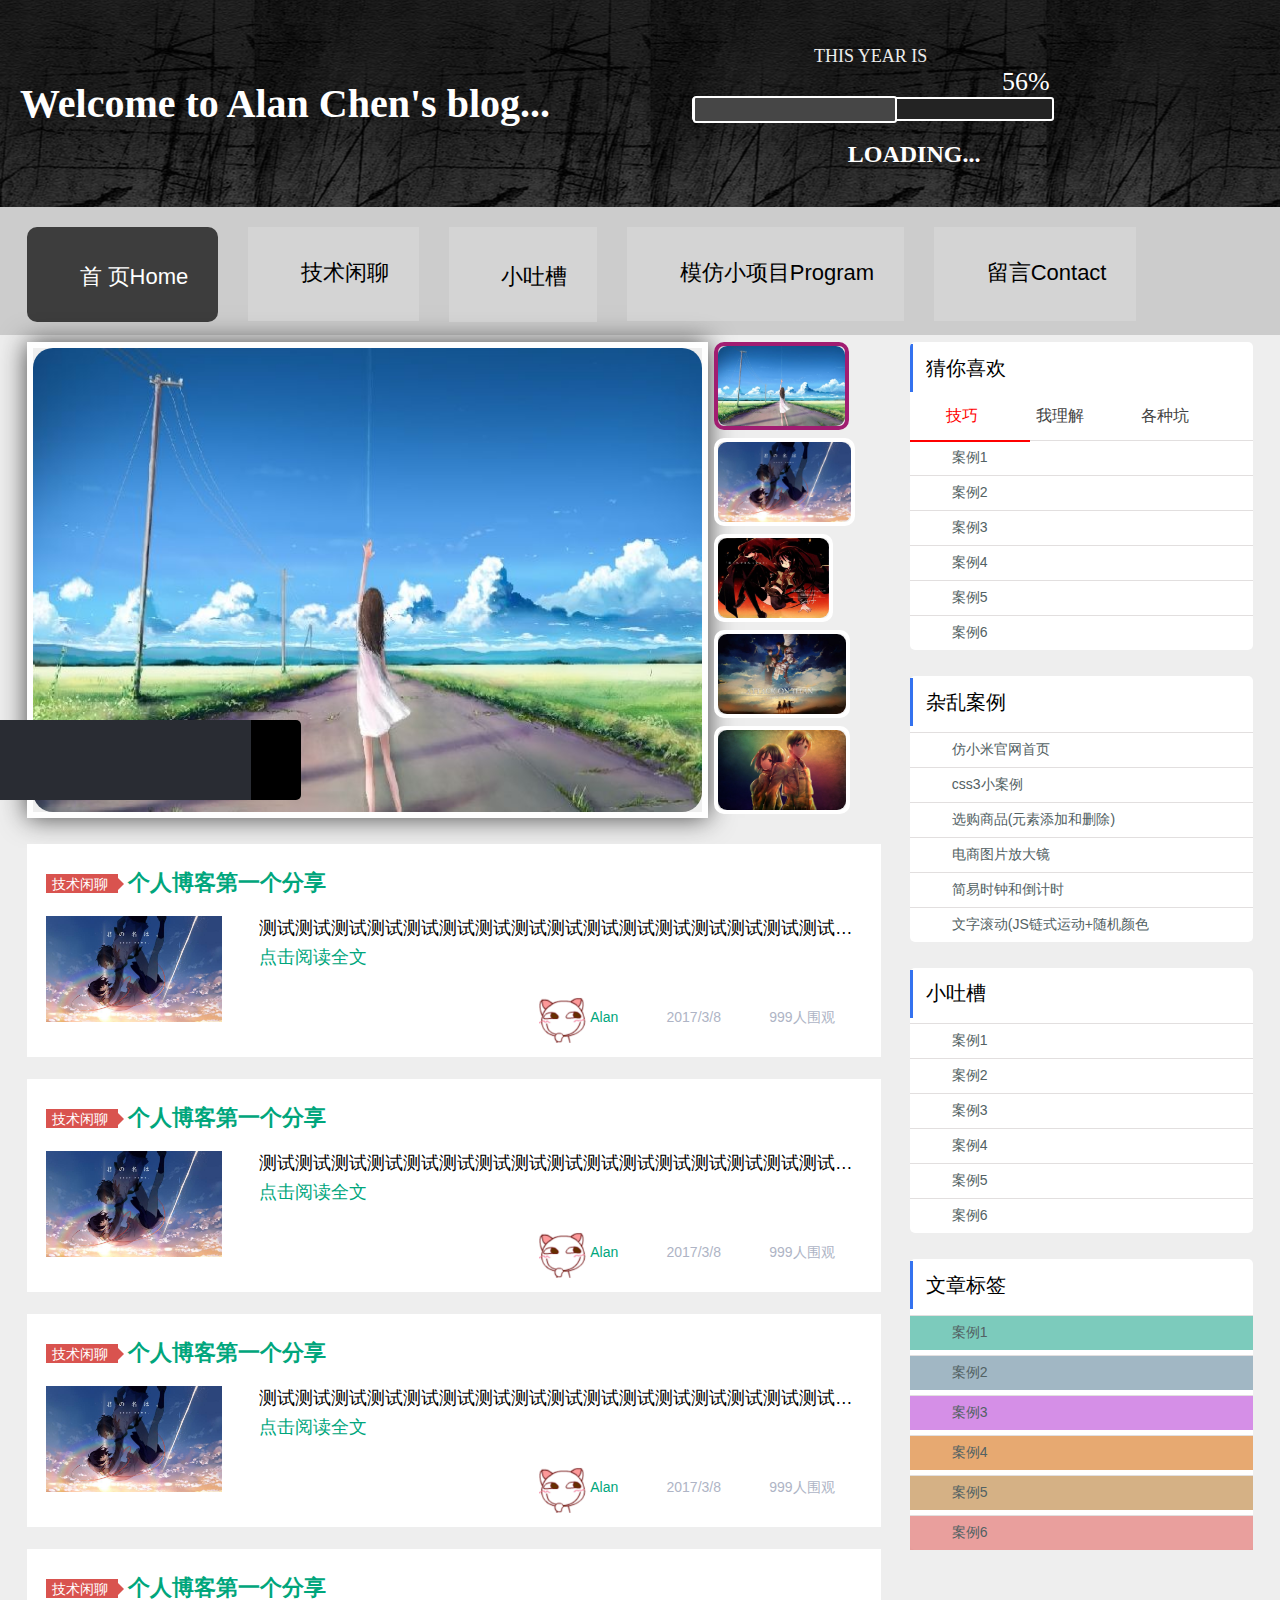
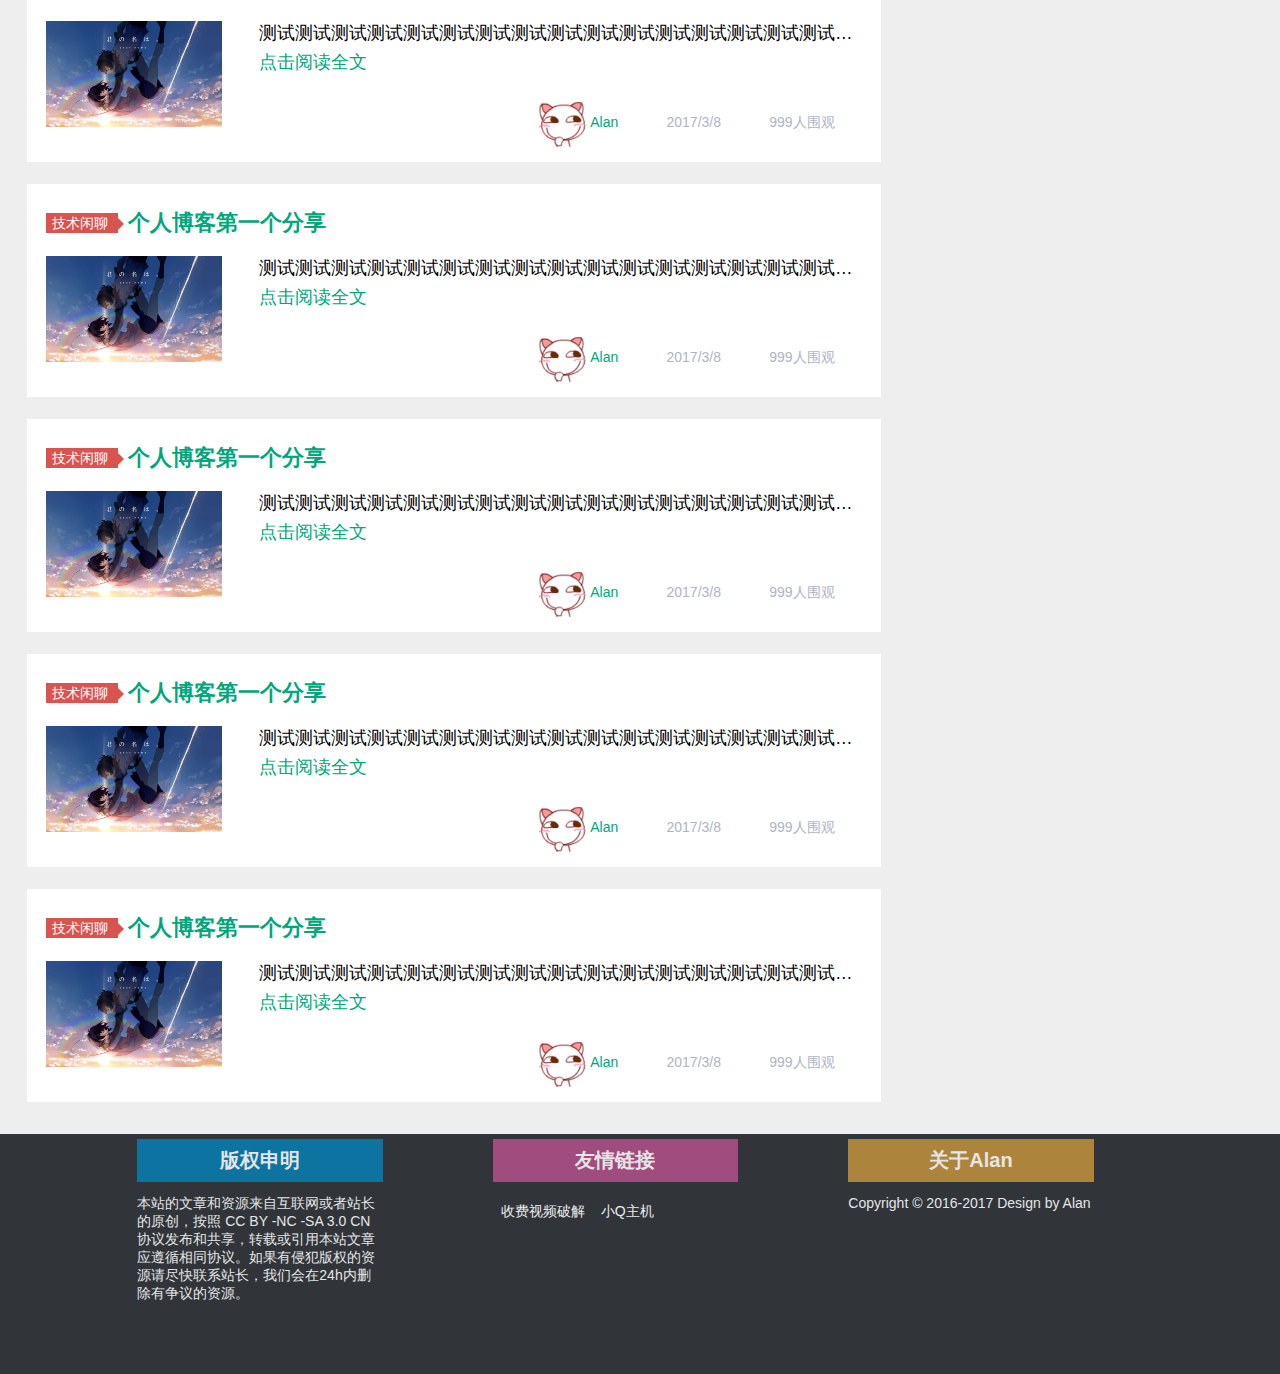
<file: index.html>
<!DOCTYPE html>
<html>
	<head>
		<meta charset="utf-8" />
		<meta name="Keywords" content="陈xiao伦的个人博客 Alan Chen's blog 技术博客分享  ">
  		<meta name="Description" content="陈xiao伦 个人博客 前端技术分享 html css js vue node ">
  		<meta name="viewport" content="width=device-width,initial-scale=1,maximum-scale=1,user-scalable=no" />
		<!--x5内核浏览器强制竖屏且全屏展示(QQ和微信浏览器等)-->
		<meta name="x5-fullscreen" content="portrait"/>
		<meta name="x5-orientation" content="true"/>
		<!--UC内核浏览器强制竖屏且全屏展示-->
		<meta name="screen-orientation" content="portrait"/>
		<meta name="full-screen" content="yes"/>
		<title>Alan Chen's blog...</title>
		<link rel="stylesheet" type="text/css" href="css/common.css"/>
		<link rel="stylesheet" type="text/css" href="css/page.css"/>
		<link rel="stylesheet" type="text/css" href="css/home.css"/>
		<link rel="stylesheet" type="text/css" href="https://at.alicdn.com/t/font_d4am9kg76x9od2t9.css"/>
		<link rel="shortcut icon" href="img/favicon.ico" />
	</head>
	<body>
		<!--当页面宽度小于等于960px触发 start-->
		<div class="header_replace tac psf bgf zi1 cl3">
			陈xiao伦
			<i id="nav_bar" class="iconfont psa csp">&#xe620;</i>
		</div>
		<div id="nav_replace" class="nav_replace psf bg3 oc09 zi10">
			<ul>
				<li><a href="index.html" class="db cle ti2e mt14"><i class="iconfont">&#xe600;</i>首 页Home</a></li>
				<li><a href="message.html" class="db cle ti2e"><i class="iconfont vam">&#xe609;</i>技术闲聊</a></li>
				<li><a href="" class="db cle ti2e"><i class="iconfont">&#xe637;</i>小吐槽</a></li>
				<li><a href="demo.html" class="db cle ti2e"><i class="iconfont vam">&#xe693;</i>模仿小项目Program</a></li>
				<li><a href="" class="db cle ti2e"><i class="iconfont vam">&#xe6f7;</i>留言Contact</a></li>
			</ul>
		</div>
		<!--当页面宽度小于等于960px触发 end-->
		<!--header start-->
		<div id="header" class="clearfix psr">
			<h1 class="clf fs40"><span>Welcome</span> to Alan Chen's blog...</h1>
			<div class="h_right psa">
				<p class="title clec tac fs18">THIS YEAR IS</p>
				<p id="h_r_num" class="clf fs26 tar"></p>
				<div class="dateline psr br3">
					<div id="h_r_slideline" class="psa br3"></div>
				</div>
				<p id="loading" class="clf tac fs24 fwb ofh">LOADING...</p>
			</div>
		</div>
		<!--header end-->
		<!--头部的nav start-->
		<div id="nav" class="psr">
			<div class="h_hide psa zi-1"></div>
			<div class="w1226">
				<ul class="clearfix ">
					<li class="fl fs22 ts025l on"><a href="index.html" class="db cl0 ts025l"><i class="iconfont fs30 ts025l">&#xe600;</i>首 页Home</a></li>
					<li class="fl fs22 ml30 ts025l"><a href="message.html" class="db cl0 ts025l"><i class="iconfont fs30 ts025l vam">&#xe609;</i>技术闲聊</a></li>
					<li class="fl fs22 ml30 ts025l"><a href="" class="db cl0 ts025l"><i class="iconfont fs30 ts025l">&#xe637;</i>小吐槽</a></li>
					<li class="fl fs22 ml30 ts025l"><a href="demo.html" class="db cl0 ts025l"><i class="iconfont fs30 ts025l vam">&#xe693;</i>模仿小项目Program</a></li>
					<li class="fl fs22 ml30 ts025l"><a href="" class="db cl0 ts025l"><i class="iconfont fs30 ts025l vam">&#xe6f7;</i>留言Contact</a></li>
				</ul>
			</div>
		</div>
		<!--头部的nav end-->
		<!--文章主题内容container start-->
		<div id="container">
			<div class="w1226 clearfix">
		<!--container 左侧的内容 start-->
				<div class="c_left fl clearfix">
					<div class="c_banner clearfix">
						<div id="c_picDom" class="fl ofh">
							<ul id="c_ulDom" class="clearfix">
								<li class="fl"><a href="" class="db"><img class="br20" src="img/banner/banner05.jpg"/></a></li>
								<li class="fl"><a href="" class="db"><img class="br20" src="img/banner/banner01.jpg"/></a></li>
								<li class="fl"><a href="" class="db"><img class="br20" src="img/banner/banner02.jpg"/></a></li>
								<li class="fl"><a href="" class="db"><img class="br20" src="img/banner/banner03.jpg"/></a></li>
								<li class="fl"><a href="" class="db"><img class="br20" src="img/banner/banner04.jpg"/></a></li>
								<li class="fl"><a href="" class="db"><img class="br20" src="img/banner/banner05.jpg"/></a></li>
								<li class="fl"><a href="" class="db"><img class="br20" src="img/banner/banner01.jpg"/></a></li>
							</ul>
							<div id="c_next" class="dn"></div>
						</div>
						<div id="c_picNum" class="fr clearfix">
							<ul>
								<li class="fl on" index="1"><a href="javascript:void(0)"><img src="img/banner/banner01.jpg"/></a></li>
								<li class="fl" index="2"><a href="javascript:void(0)" class="db"><img src="img/banner/banner02.jpg"/></a></li>
								<li class="fl" index="3"><a href="javascript:void(0)" class="db"><img src="img/banner/banner03.jpg"/></a></li>
								<li class="fl" index="4"><a href="javascript:void(0)" class="db"><img src="img/banner/banner04.jpg"/></a></li>
								<li class="fl" index="5"><a href="javascript:void(0)" class="db"><img src="img/banner/banner05.jpg"/></a></li>
							</ul>
						</div>
					</div>
					<div class="c_article bgf mt22 psr">
						<div class="title mb13">
							<span class="psr mr10 vam">
								<a href="###" class="clf">
									技术闲聊<div class="border psa"></div>
								</a>
							</span>
							<h3 class="dib fs22 vam">
								<a href="###" class="cl06a7">个人博客第一个分享</a>
							</h3>
						</div>
						<div class="content clearfix">
							<a class="img fl mr20" href="###"><img src="img/banner/banner02.jpg"/></a>
							<p class="text fr">
								<span class="ofh toe">测试测试测试测试测试测试测试测试测试测试测试测试测试测试测试测试测试测试测试测试测试测试测试测试测试测试测试测试测试测试测试测试测试测试测试测试测试测试测试测试测试测试测试测试测试测试测试测试测试测试</span>
								<a href="###" class="cl06a7">点击阅读全文</a>
							</p>
						</div>
						<div class="author psa">
							<span class="mr30">
								<img class="vam" src="img/pic.gif"/>
								<a href="###" class="cl06a7">Alan</a>
							</span>
							<span class="date mr30"><i class="iconfont">&#xe636;</i> 2017/3/8</span>
							<span class="read mr30"><i class="iconfont">&#xe608;</i> 999人围观</span>
						</div>
					</div>
					<div class="c_article bgf mt22 psr">
						<div class="title mb13">
							<span class="psr mr10 vam">
								<a href="###" class="clf">
									技术闲聊<div class="border psa"></div>
								</a>
							</span>
							<h3 class="dib fs22 vam">
								<a href="###" class="cl06a7">个人博客第一个分享</a>
							</h3>
						</div>
						<div class="content clearfix">
							<a class="img fl mr20" href="###"><img src="img/banner/banner02.jpg"/></a>
							<p class="text fr">
								<span class="ofh toe">测试测试测试测试测试测试测试测试测试测试测试测试测试测试测试测试测试测试测试测试测试测试测试测试测试测试测试测试测试测试测试测试测试测试测试测试测试测试测试测试测试测试测试测试测试测试测试测试测试测试</span>
								<a href="###" class="cl06a7">点击阅读全文</a>
							</p>
						</div>
						<div class="author psa">
							<span class="mr30">
								<img class="vam" src="img/pic.gif"/>
								<a href="###" class="cl06a7">Alan</a>
							</span>
							<span class="date mr30"><i class="iconfont">&#xe636;</i> 2017/3/8</span>
							<span class="read mr30"><i class="iconfont">&#xe608;</i> 999人围观</span>
						</div>
					</div>
					<div class="c_article bgf mt22 psr">
						<div class="title mb13">
							<span class="psr mr10 vam">
								<a href="###" class="clf">
									技术闲聊<div class="border psa"></div>
								</a>
							</span>
							<h3 class="dib fs22 vam">
								<a href="###" class="cl06a7">个人博客第一个分享</a>
							</h3>
						</div>
						<div class="content clearfix">
							<a class="img fl mr20" href="###"><img src="img/banner/banner02.jpg"/></a>
							<p class="text fr">
								<span class="ofh toe">测试测试测试测试测试测试测试测试测试测试测试测试测试测试测试测试测试测试测试测试测试测试测试测试测试测试测试测试测试测试测试测试测试测试测试测试测试测试测试测试测试测试测试测试测试测试测试测试测试测试</span>
								<a href="###" class="cl06a7">点击阅读全文</a>
							</p>
						</div>
						<div class="author psa">
							<span class="mr30">
								<img class="vam" src="img/pic.gif"/>
								<a href="###" class="cl06a7">Alan</a>
							</span>
							<span class="date mr30"><i class="iconfont">&#xe636;</i> 2017/3/8</span>
							<span class="read mr30"><i class="iconfont">&#xe608;</i> 999人围观</span>
						</div>
					</div>
					<div class="c_article bgf mt22 psr">
						<div class="title mb13">
							<span class="psr mr10 vam">
								<a href="###" class="clf">
									技术闲聊<div class="border psa"></div>
								</a>
							</span>
							<h3 class="dib fs22 vam">
								<a href="###" class="cl06a7">个人博客第一个分享</a>
							</h3>
						</div>
						<div class="content clearfix">
							<a class="img fl mr20" href="###"><img src="img/banner/banner02.jpg"/></a>
							<p class="text fr">
								<span class="ofh toe">测试测试测试测试测试测试测试测试测试测试测试测试测试测试测试测试测试测试测试测试测试测试测试测试测试测试测试测试测试测试测试测试测试测试测试测试测试测试测试测试测试测试测试测试测试测试测试测试测试测试</span>
								<a href="###" class="cl06a7">点击阅读全文</a>
							</p>
						</div>
						<div class="author psa">
							<span class="mr30">
								<img class="vam" src="img/pic.gif"/>
								<a href="###" class="cl06a7">Alan</a>
							</span>
							<span class="date mr30"><i class="iconfont">&#xe636;</i> 2017/3/8</span>
							<span class="read mr30"><i class="iconfont">&#xe608;</i> 999人围观</span>
						</div>
					</div>
					<div class="c_article bgf mt22 psr">
						<div class="title mb13">
							<span class="psr mr10 vam">
								<a href="###" class="clf">
									技术闲聊<div class="border psa"></div>
								</a>
							</span>
							<h3 class="dib fs22 vam">
								<a href="###" class="cl06a7">个人博客第一个分享</a>
							</h3>
						</div>
						<div class="content clearfix">
							<a class="img fl mr20" href="###"><img src="img/banner/banner02.jpg"/></a>
							<p class="text fr">
								<span class="ofh toe">测试测试测试测试测试测试测试测试测试测试测试测试测试测试测试测试测试测试测试测试测试测试测试测试测试测试测试测试测试测试测试测试测试测试测试测试测试测试测试测试测试测试测试测试测试测试测试测试测试测试</span>
								<a href="###" class="cl06a7">点击阅读全文</a>
							</p>
						</div>
						<div class="author psa">
							<span class="mr30">
								<img class="vam" src="img/pic.gif"/>
								<a href="###" class="cl06a7">Alan</a>
							</span>
							<span class="date mr30"><i class="iconfont">&#xe636;</i> 2017/3/8</span>
							<span class="read mr30"><i class="iconfont">&#xe608;</i> 999人围观</span>
						</div>
					</div>
					<div class="c_article bgf mt22 psr">
						<div class="title mb13">
							<span class="psr mr10 vam">
								<a href="###" class="clf">
									技术闲聊<div class="border psa"></div>
								</a>
							</span>
							<h3 class="dib fs22 vam">
								<a href="###" class="cl06a7">个人博客第一个分享</a>
							</h3>
						</div>
						<div class="content clearfix">
							<a class="img fl mr20" href="###"><img src="img/banner/banner02.jpg"/></a>
							<p class="text fr">
								<span class="ofh toe">测试测试测试测试测试测试测试测试测试测试测试测试测试测试测试测试测试测试测试测试测试测试测试测试测试测试测试测试测试测试测试测试测试测试测试测试测试测试测试测试测试测试测试测试测试测试测试测试测试测试</span>
								<a href="###" class="cl06a7">点击阅读全文</a>
							</p>
						</div>
						<div class="author psa">
							<span class="mr30">
								<img class="vam" src="img/pic.gif"/>
								<a href="###" class="cl06a7">Alan</a>
							</span>
							<span class="date mr30"><i class="iconfont">&#xe636;</i> 2017/3/8</span>
							<span class="read mr30"><i class="iconfont">&#xe608;</i> 999人围观</span>
						</div>
					</div>
					<div class="c_article bgf mt22 psr">
						<div class="title mb13">
							<span class="psr mr10 vam">
								<a href="###" class="clf">
									技术闲聊<div class="border psa"></div>
								</a>
							</span>
							<h3 class="dib fs22 vam">
								<a href="###" class="cl06a7">个人博客第一个分享</a>
							</h3>
						</div>
						<div class="content clearfix">
							<a class="img fl mr20" href="###"><img src="img/banner/banner02.jpg"/></a>
							<p class="text fr">
								<span class="ofh toe">测试测试测试测试测试测试测试测试测试测试测试测试测试测试测试测试测试测试测试测试测试测试测试测试测试测试测试测试测试测试测试测试测试测试测试测试测试测试测试测试测试测试测试测试测试测试测试测试测试测试</span>
								<a href="###" class="cl06a7">点击阅读全文</a>
							</p>
						</div>
						<div class="author psa">
							<span class="mr30">
								<img class="vam" src="img/pic.gif"/>
								<a href="###" class="cl06a7">Alan</a>
							</span>
							<span class="date mr30"><i class="iconfont">&#xe636;</i> 2017/3/8</span>
							<span class="read mr30"><i class="iconfont">&#xe608;</i> 999人围观</span>
						</div>
					</div>
					<div class="c_article bgf mt22 psr">
						<div class="title mb13">
							<span class="psr mr10 vam">
								<a href="###" class="clf">
									技术闲聊<div class="border psa"></div>
								</a>
							</span>
							<h3 class="dib fs22 vam">
								<a href="###" class="cl06a7">个人博客第一个分享</a>
							</h3>
						</div>
						<div class="content clearfix">
							<a class="img fl mr20" href="###"><img src="img/banner/banner02.jpg"/></a>
							<p class="text fr">
								<span class="ofh toe">测试测试测试测试测试测试测试测试测试测试测试测试测试测试测试测试测试测试测试测试测试测试测试测试测试测试测试测试测试测试测试测试测试测试测试测试测试测试测试测试测试测试测试测试测试测试测试测试测试测试</span>
								<a href="###" class="cl06a7">点击阅读全文</a>
							</p>
						</div>
						<div class="author psa">
							<span class="mr30">
								<img class="vam" src="img/pic.gif"/>
								<a href="###" class="cl06a7">Alan</a>
							</span>
							<span class="date mr30"><i class="iconfont">&#xe636;</i> 2017/3/8</span>
							<span class="read mr30"><i class="iconfont">&#xe608;</i> 999人围观</span>
						</div>
					</div>
				</div>
		<!--container 左侧的内容end-->
		<!--container 右侧的内容 start-->
				<div id="container_right" class="c_right fr">
					<div class="hot ofh bgf mb26 offbox">
						<h3 class="fs20 fw4 b_title"><span class="db small_border"></span>猜你喜欢</h3>
						<div id="c_h_nav" class="psr">
							<a href="javascript:void(0)" class="dib fs16 cl42 on ts04l"><i class="iconfont fs18 vam">&#xe601;</i> 技巧</a>
							<a href="javascript:void(0)" class="dib fs16 cl42 ts04l"><i class="iconfont fs18 vam">&#xe602;</i> 我理解</a>
							<a href="javascript:void(0)" class="dib fs16 cl42 ts04l"><i class="iconfont fs18 vam">&#xe60a;</i> 各种坑</a>
							<div id="c_h_line" class="psa"></div>
						</div>
						<ul class="sort">
							<li><i class="iconfont fs28 clr">&#xe712;</i></li>
							<li><i class="iconfont fs28 cla4b">&#xe711;</i></li>
							<li><i class="iconfont fs28 clac7">&#xe713;</i></li>
							<li><i class="iconfont fs28"><!--&#xe617;--></i></li>
							<li><i class="iconfont fs28"><!--&#xe617;--></i></li>
							<li><i class="iconfont fs28"><!--&#xe617;--></i></li>
						</ul>
						<ul id="c_h_banner" class="clearfix">
							<li class="c_b_li fl">
								<ul>
									<li class="content_li"><a href="###">案例1</a></li>
									<li class="content_li"><a href="###">案例2</a></li>
									<li class="content_li"><a href="###">案例3</a></li>
									<li class="content_li"><a href="###">案例4</a></li>
									<li class="content_li"><a href="###">案例5</a></li>
									<li class="content_li"><a href="###">案例6</a></li>
								</ul>
							</li>
							<li class="c_b_li fl">
								<ul>
									<li class="content_li"><a href="###">案例1</a></li>
									<li class="content_li"><a href="###">案例2</a></li>
									<li class="content_li"><a href="###">案例3</a></li>
									<li class="content_li"><a href="###">案例4</a></li>
									<li class="content_li"><a href="###">案例5</a></li>
									<li class="content_li"><a href="###">案例6</a></li>
								</ul>
							</li>
							<li class="c_b_li fl">
								<ul>
									<li class="content_li"><a href="###">案例1</a></li>
									<li class="content_li"><a href="###">案例2</a></li>
									<li class="content_li"><a href="###">案例3</a></li>
									<li class="content_li"><a href="###">案例4</a></li>
									<li class="content_li"><a href="###">案例5</a></li>
									<li class="content_li"><a href="###">案例6</a></li>
								</ul>
							</li>
						</ul>
					</div>
					<div class="suggest bgf mb26 offbox">
						<h3 class="fs20 fw4 b_title"><span class="db small_border"></span>杂乱案例</h3>
						<ul class="sort">
							<li><i class="iconfont fs28 clr">&#xe712;</i></li>
							<li><i class="iconfont fs28 cla4b">&#xe711;</i></li>
							<li><i class="iconfont fs28 clac7">&#xe713;</i></li>
							<li><i class="iconfont fs28"><!--&#xe617;--></i></li>
							<li><i class="iconfont fs28"><!--&#xe617;--></i></li>
							<li><i class="iconfont fs28"><!--&#xe617;--></i></li>
						</ul>
						<ul>
							<li class="content_li"><a href="demo/xiaomi/index.html" target="_blank" class="ts04l">仿小米官网首页</a></li>
							<li class="content_li"><a href="demo/css3/index.html" target="_blank" class="ts04l">css3小案例</a></li>
							<li class="content_li"><a href="demo/商品选购.html" target="_blank" class="ts04l">选购商品(元素添加和删除)</a></li>
							<li class="content_li"><a href="demo/放大镜案例.html" target="_blank" class="ts04l">电商图片放大镜</a></li>
							<li class="content_li"><a href="demo/钟表案例.html" target="_blank" class="ts04l">简易时钟和倒计时</a></li>
							<li class="content_li"><a href="demo/简单链式运动.html" target="_blank" class="ts04l">文字滚动(JS链式运动+随机颜色</a></li>
						</ul>
					</div>
					<div class="talk bgf mb26 offbox">
						<h3 class="fs20 fw4 b_title"><span class="db small_border"></span>小吐槽</h3>
						<ul class="sort">
							<li><i class="iconfont fs28 clr">&#xe712;</i></li>
							<li><i class="iconfont fs28 cla4b">&#xe711;</i></li>
							<li><i class="iconfont fs28 clac7">&#xe713;</i></li>
							<li><i class="iconfont fs28"><!--&#xe617;--></i></li>
							<li><i class="iconfont fs28"><!--&#xe617;--></i></li>
							<li><i class="iconfont fs28"><!--&#xe617;--></i></li>
						</ul>
						<ul>
							<li class="content_li"><a href="###" class="ts04l">案例1</a></li>
							<li class="content_li"><a href="###" class="ts04l">案例2</a></li>
							<li class="content_li"><a href="###" class="ts04l">案例3</a></li>
							<li class="content_li"><a href="###" class="ts04l">案例4</a></li>
							<li class="content_li"><a href="###" class="ts04l">案例5</a></li>
							<li class="content_li"><a href="###" class="ts04l">案例6</a></li>
						</ul>
					</div>
					<!--当滚动条滑动时，让此处的内容fixed悬浮-->
					<div id="fixed">
						<div class="message_lab bgf mb26 offbox">
							<h3 class="fs20 fw4 b_title"><span class="db small_border"></span>文章标签</h3>
							<ul>
								<li class="content_li label1 ts025l"><a href="###">案例1</a></li>
								<li class="content_li label2 ts025l"><a href="###">案例2</a></li>
								<li class="content_li label3 ts025l"><a href="###">案例3</a></li>
								<li class="content_li label4 ts025l"><a href="###">案例4</a></li>
								<li class="content_li label5 ts025l"><a href="###">案例5</a></li>
								<li class="content_li label6 ts025l"><a href="###">案例6</a></li>
							</ul>
						</div>
					</div>
				</div>
			</div>
		<!--container 右侧的内容 end-->
		</div>
		<!--文章主题内容container end-->
		<!--foot start-->
		<div id="foot">
			<div class="w1226">
				<ul class="clearfix">
					<li class="fl">
						<a href="###" class="copy1 db cle5 fwb fs20 tac mb13">版权申明 </a>
						<p class="cle5">本站的文章和资源来自互联网或者站长的原创，按照 CC BY -NC -SA 3.0 CN协议发布和共享，转载或引用本站文章应遵循相同协议。如果有侵犯版权的资源请尽快联系站长，我们会在24h内删除有争议的资源。</p>
					</li>
					<li class="fl">
						<a href="###" class="copy2 db cle5 fwb fs20 tac mb13">友情链接 </a>
						<a href="https://alanchenchen.github.io/video" target="_blank" class="clec link">收费视频破解</a>
						<a href="http://www.qqhost.top/" target="_blank" class="clec link">小Q主机</a>
					</li>
					<li class="fl">
						<a href="###" class="copy3 db cle5 fwb fs20 tac mb13">关于Alan </a>
						<p class="cle5">Copyright © 2016-2017 Design by Alan</p>
					</li>
				</ul>
			</div>
		</div>
		<!--foot end-->
		<!--当页面宽度小于等于960px触发 start-->
		<div class="foot_replace tac clc5">
			<p>Copyright © 2016-2017 Design by <a href="" class="cl06a7">Alan</a></p>
		</div>
		<!--当页面宽度小于等于960px触发 end-->
		<!--fixed nav start-->
		<div id="fixed_nav" class="psf bgf tac br50 csp">
			<i class="iconfont">&#xe6b6;</i>
		</div>
		<!--fixed nav end-->
		<!--music player start-->
		<div class="music psf">
			<div id="music_left" class="ofh">
				<h3 id="music_title"  class="ofh tac fs18 cle"></h3>
				<span id="music_prev" class="music_prev dib cle">
					<i class="iconfont icon-arrow-ll"></i>
				</span>
				<span id="music_play" class="dib cle">
					<i class="iconfont icon-pause fs28"></i>
				</span>
				<span id="music_next" class="music_next dib cle">
					<i class="iconfont icon-shangyishou"></i>
				</span>
				<span id="music_mute" class="dib cle">
					<i class="iconfont icon-vol_open"></i>
				</span>
				<p id="music_line" class="psa br7"></p>
				<p id="music_mode" class="psa cle">
					<i class="iconfont icon-ttpodicon1"></i>
				</p>
			</div>
			<div id="music_right" class="tac cle csp">
				<i class="iconfont icon-music fs30 fwb"></i>
			</div>
		</div>
		<!--music player end-->
		<!--手持设备自动跳转到app-->
		<!--<script type="text/javascript">
			isMobile("app/index.html")
		</script>-->
		<script data-main="js/index" src="js/require.js" ></script>
	</body>
</html>
</file>
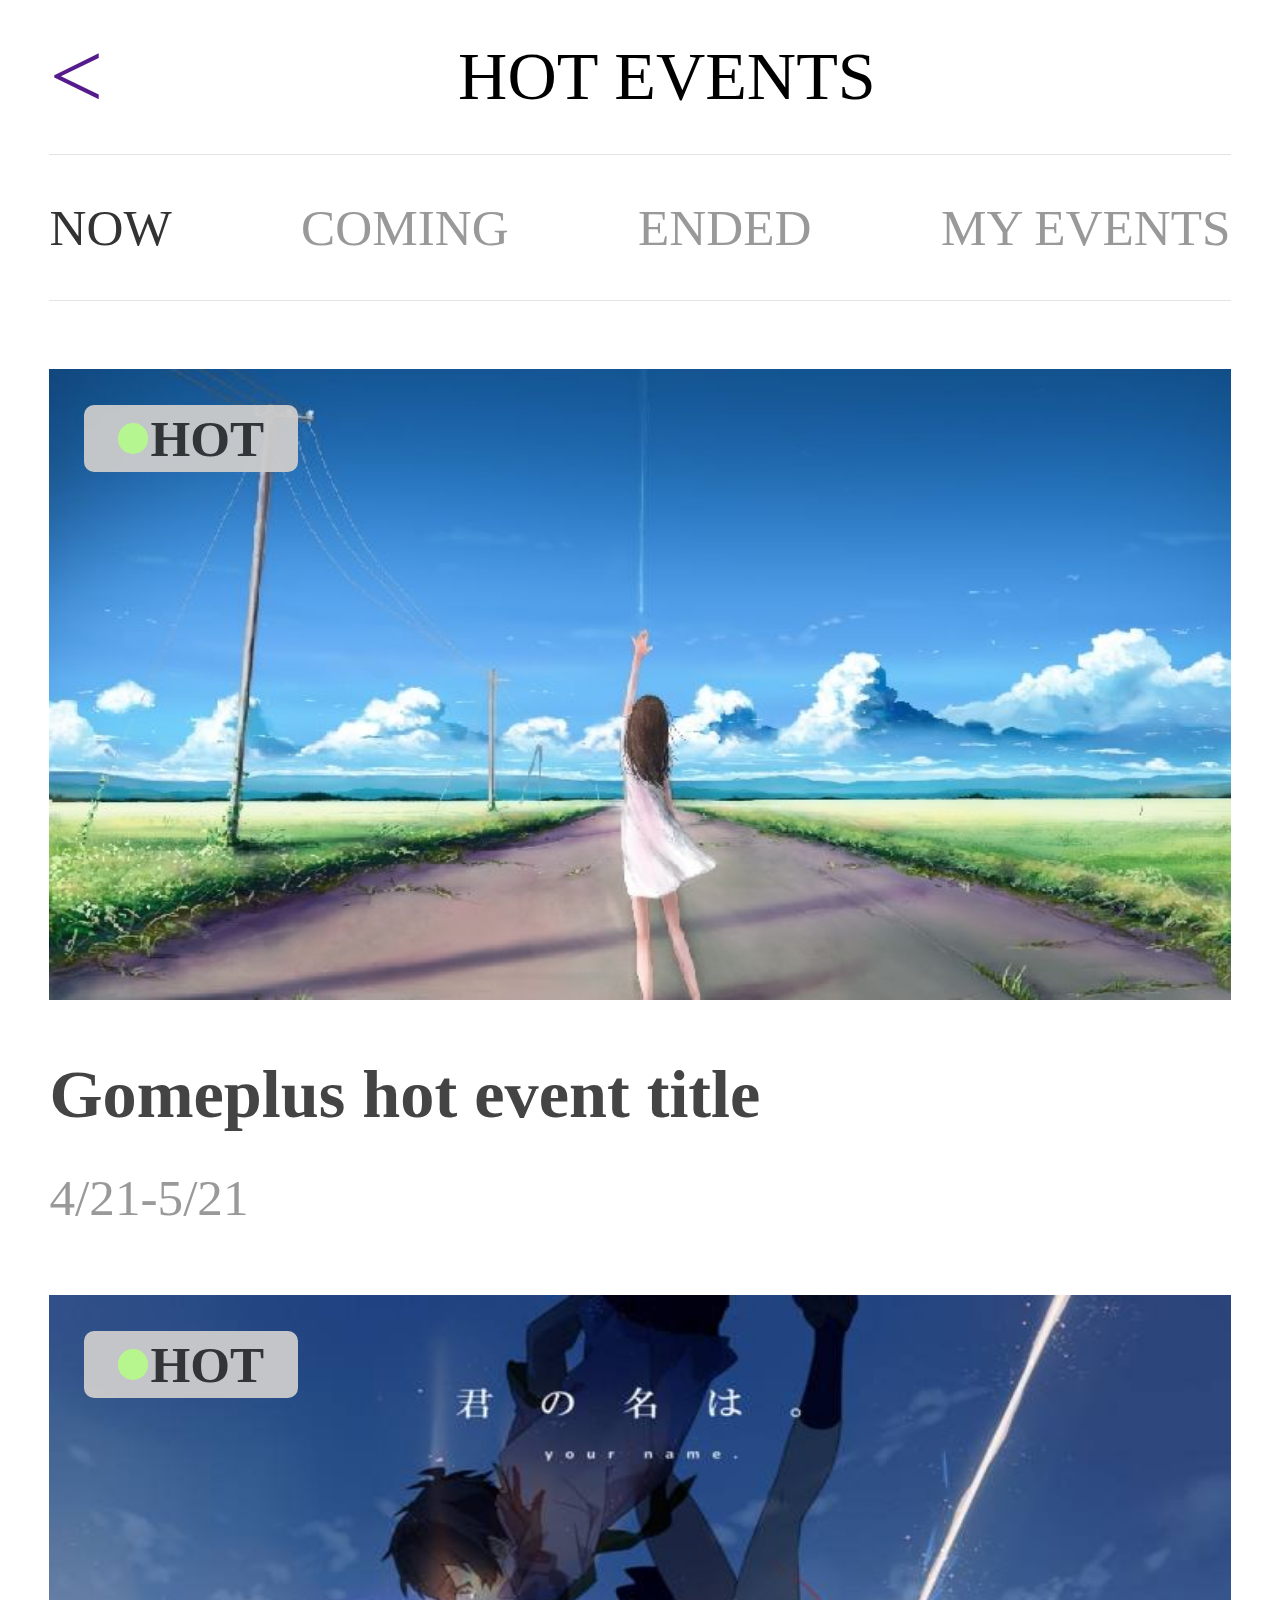
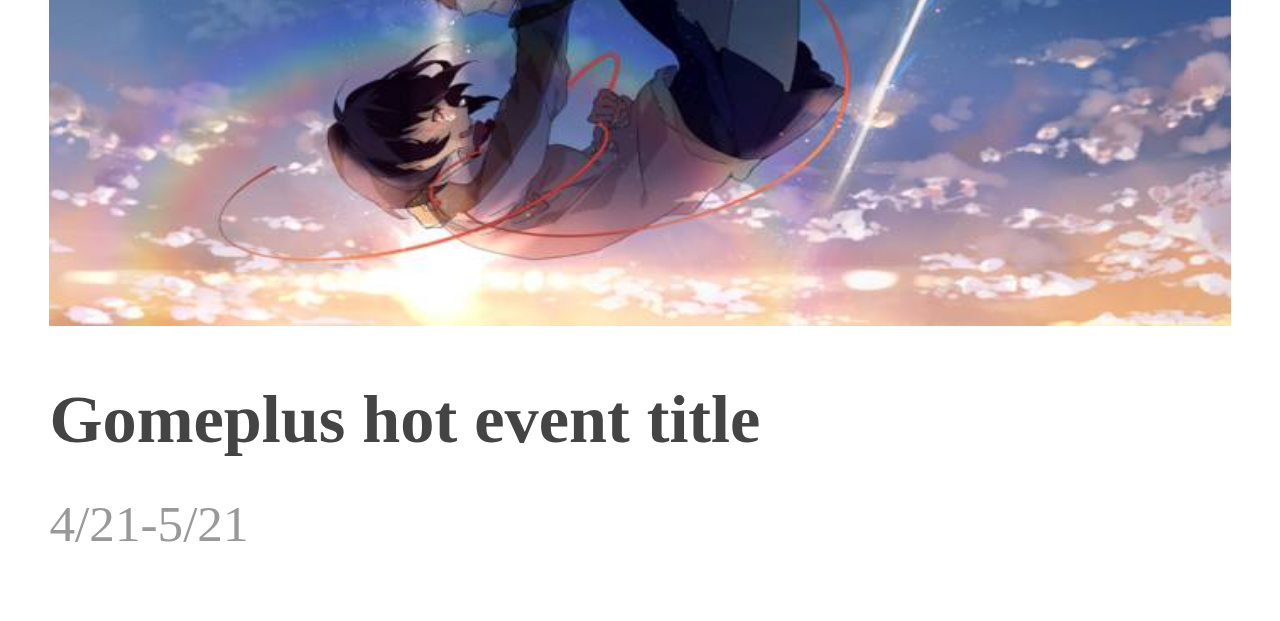
<file: app/index.html>
<!DOCTYPE html>
<html>
<head>
    <meta charset="utf-8">
    <meta name="viewport" content="initial-scale=1.0, maximum-scale=1.0, user-scalable=no" />
    <title>NOW</title>
    <link rel="stylesheet" type="text/css" href="css/page.css"/>
</head>
<body>
	<header>
		<a href=""> < </a>
		HOT EVENTS
	</header>
	<nav>
		<a href="" class="active">NOW</a>
		<a href="">COMING</a>
		<a href="">ENDED</a>
		<a href="">MY EVENTS</a>
	</nav>
	<div id="container">
		<div class="list">
			<!--now-->
			<div class="wrap">
				<section>
					<a href="" class="image">
						<img src="img/banner01.jpg" alt="" />
						<span class="label">
							<span class="now_dot"></span>
							<h3>HOT</h3>
						</span>
					</a>
					<h3 class="title">Gomeplus hot event title</h3>
					<span class="date">4/21-5/21</span>
				</section>
				<section>
					<a href="" class="image">
						<img src="img/banner02.jpg" alt="" />
						<span class="label">
							<span class="now_dot"></span>
							<h3>HOT</h3>
						</span>
					</a>
					<h3 class="title">Gomeplus hot event title</h3>
					<span class="date">4/21-5/21</span>
				</section>
				<section>
					<a href="" class="image">
						<img src="img/banner03.jpg" alt="" />
					</a>
					<h3 class="title">Gomeplus hot event title</h3>
					<span class="date">4/21-5/21</span>
				</section>
			</div>
			<!--coming-->
			<div class="wrap">
				<section>
					<a href="" class="image">
						<img src="img/banner01.jpg" alt="" />
						<span class="label">
							<span class="come_dot"></span>
							<h3>HOT</h3>
						</span>
					</a>
					<h3 class="title">Gomeplus hot event title</h3>
					<span class="date">4/21-5/21</span>
				</section>
				<section>
					<a href="" class="image">
						<img src="img/banner02.jpg" alt="" />
						<span class="label">
							<span class="come_dot"></span>
							<h3>Lucky Draw</h3>
						</span>
					</a>
					<h3 class="title">Gomeplus hot event title</h3>
					<span class="date">4/21-5/21</span>
				</section>
				<section>
					<a href="" class="image">
						<img src="img/banner03.jpg" alt="" />
					</a>
					<h3 class="title">Gomeplus hot event title</h3>
					<span class="date">4/21-5/21</span>
				</section>
			</div>
			<!--ended-->
			<div class="wrap">
				<section>
					<a href="" class="image">
						<img src="img/banner01.jpg" alt="" />
						<span class="label">
							<span class="end_dot"></span>
							<h3>HOT</h3>
						</span>
					</a>
					<h3 class="title">Gomeplus hot event title</h3>
					<span class="date">ended</span>
				</section>
				<section>
					<a href="" class="image">
						<img src="img/banner02.jpg" alt="" />
						<span class="label">
							<span class="end_dot"></span>
							<h3>Lucky Draw</h3>
						</span>
					</a>
					<h3 class="title">Gomeplus hot event title</h3>
					<span class="date">ended</span>
				</section>
				<section>
					<a href="" class="image">
						<img src="img/banner03.jpg" alt="" />
					</a>
					<h3 class="title">Gomeplus hot event title</h3>
					<span class="date">ended</span>
				</section>
			</div>
			<div class="wrap">
				<section>
					<img class="full_img" src="img/My-Events_03.png"/>
					<span id="btn"></span>
				</section>
			</div>
		</div>
	</div>
	<div id="hide">
		<div class="cont">
			<header>
				<h3 class="cl1">HOW IT WORKS LOGING TO GOMEPLUS</h3>
				<span class="close"></span>
				<p class="cl2">Join Free or Login to Gomeplus Click on the Grab Deal button on this page.You will be re-directed to filpkart.Now buy the (name) as</p>
			</header>
			<section>
				<h4 class="cl2">Three Friends have been invited</h4>
				<ul>
					<li></li>
					<li></li>
					<li></li>
					<li></li>
				</ul>
			</section>
		</div>
	</div>
	
	<script src="js/slide.js" type="text/javascript" charset="utf-8"></script>
	<script type="text/javascript">
		window.onload=function(){
			var html=document.documentElement || document.body;
			var htmlW=html.getBoundingClientRect().width;
			var line=document.getElementById("line");
			var btn=document.getElementById("btn");
			html.style.fontSize=htmlW/15+"px";
			new mbanner({
				dom:document.getElementById("container"),
				callback:function(index){
					var nav=document.getElementsByTagName("nav")[0].children;
					var len=nav.length;
					for(var i=0;i<len;i++){
						nav[i].className="";
					}
					nav[index].className+=" active";
				}
			})
			btn.addEventListener("touchstart",function(){
				alert("Welcome to join us")
			})
		}
	</script>
</body>
</html>
</file>
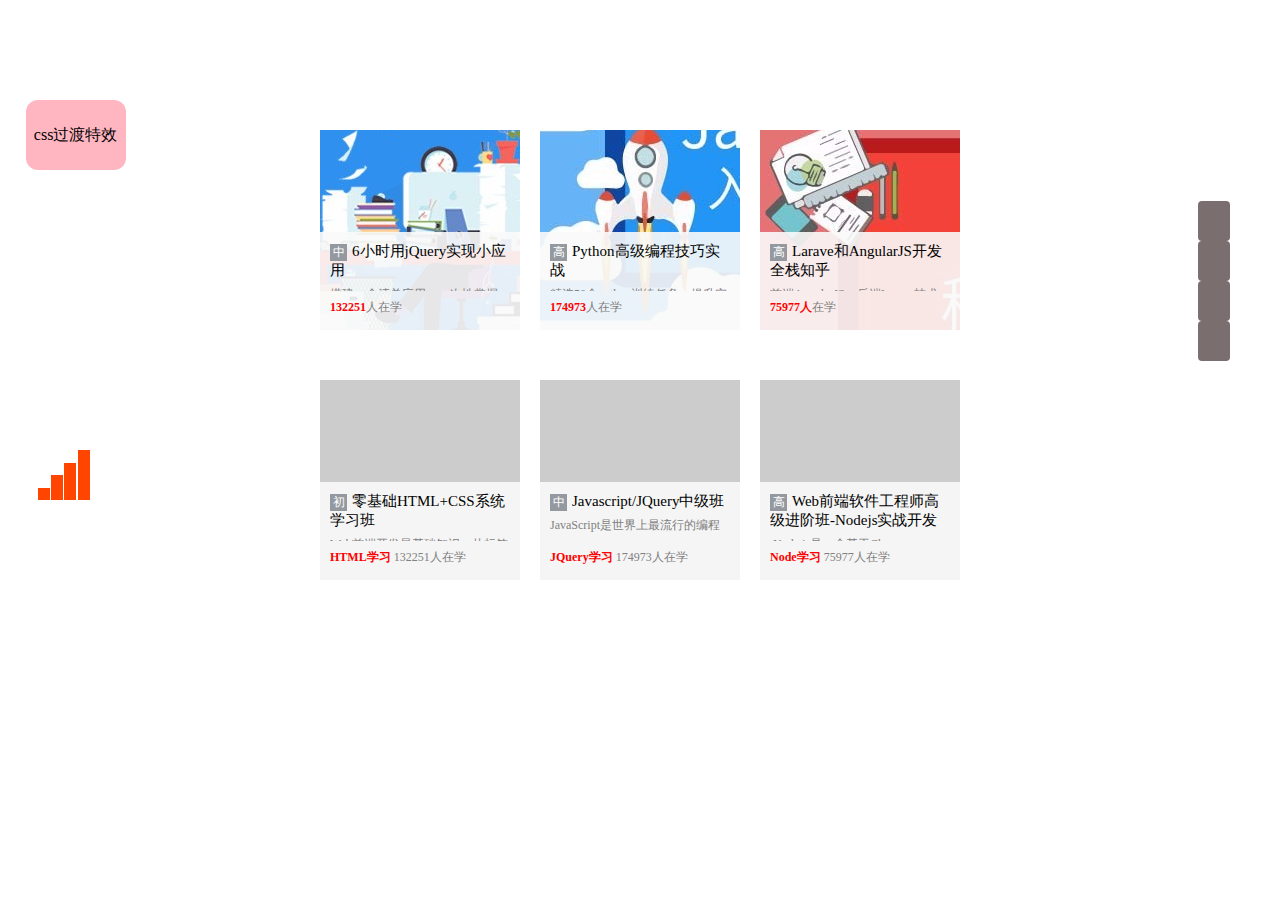
<file: demo/css3/index.html>
<!doctype html>
<html>
 <head>
  <meta charset="UTF-8">
  <meta name="Author" content="">
  <meta name="Keywords" content="">
  <meta name="Description" content="">
  <title>Document</title>
  <link rel="stylesheet" href="http://at.alicdn.com/t/font_zg09huwdn71zto6r.css" />
  <style type="text/css">
	*{padding:0;margin:0;font-family:"microsoft yahei";}
	#header{
		width:640px;
		list-style:none;
		margin:50px auto;
		padding:30px;
		font-size:15px;
		color:#000;
		overflow:hidden;}
	#header li{
		float:left;
		position:relative;
		margin-right:20px;
		margin-top:50px;
		width:200px;
		height:200px;
		background:#ccc;
		transition:all 1s;}
	#header li:nth-child(3n){
		margin-right:0;}
	#header .li_1{
		background:url(img/course1.jpg) -31px -115px no-repeat;}
	#header .li_2{
		background:url(img/course2.jpg) -14px -147px no-repeat;}
	#header .li_3{
		background:url(img/course3.jpg) 0 -25px no-repeat;}
	#header .cont{
		position:absolute;/*只能用定位，为了使p的高度变化时往上拉长！用margin，p的高度会往下方拉长*/
		bottom:0; 
		padding:10px;/*不能给固定高度，不然父级盒子会被撑开！p的高度会往下方拉长*/
		width:180px;
		background:rgba(249,249,249,0.9);}/*背景透明色*/
	#header p{
		margin-bottom:4px;
		height:49px;
		/*用元素溢出隐藏来隐藏超出的文本！*/
		overflow:hidden;
		transition:all 500ms;}
	/* #header .li_0 p{
		height:0;}
	#header .li_0:hover p{  让li_0的文本从无到有！
		height:120px;} */
	#header li:hover{
		box-shadow:0 0 30px #282828;/*li鼠标滑动盒子阴影变深*/
		transform:translate(0,-15px);}/*li鼠标滑动，位移效果*/
	#header .li_0:hover{
		transform:translate(0,0);}
	#header li:hover p{
		height:120px;}/*li鼠标滑动p高度变高*/
	#header span{
		display:block;
		margin-top:2px;
		line-height:25px;
		font-size:12px;
		color:gray;}
	#header .level{
		float:left;
		color:#fff;
		width:17px;
		height:17px;
		line-height:17px;
		text-align:center;
		background:#93999f;
		margin-right:5px;}
	#header b{
		color:red;}

/*-----------------下面是盒子的rotate和transition属性结合-------------------*/
	.box{
		position:absolute;
		top:100px;
		left:2%;
		width:100px;
		height:70px;
		line-height:70px;
		text-align:center;
		background:#FFB6C1;
		font-size:16px;
		color:#000;
		border-radius:12px;
		transform:rotate(0deg);
		transition:all 1s;}
	.box:hover{
		width:160px;
		height:100px;
		line-height:100px;
		background:#1dd388;
		box-shadow:0 0 30px #282828;
		transform:rotate(360deg);}
/*-----------------下面是京东右侧固定的transition属性效果-------------------*/
	#main{width:100px;height:160px;/* background:#ccc; */position:fixed;top:200px;right:50px;}
	#main .container{position:relative;}
	#main li{
		position:absolute;
		list-style:none;
		padding:9px;
		font-size:12px;
		color:#fff;
		background:#7a6e6e;
		border-radius:4px;
		transition:all 300ms ease-in;}
	#main .l1{top:1px;right:0;}
	#main .l2{top:41px;right:0;}
	#main .l3{top:81px;right:0;}
	#main .l4{top:121px;right:0;}
	#main li:hover{background:brown;}
	#main li:hover span{width:55px;padding-right:5px;}
	#main li span{
		transition:all 300ms ease-in;
		width:0;display:inline-block;white-space:nowrap;overflow:hidden;}
	#main li .iconfont{width:18px;font-size:18px;}
/*-----------------下面是css3动画音乐播放效果-------------------*/	
	.animate{width:100px;height:50px;list-style: none;position:absolute;top:50%;left:3%}
			.animate li{width:12px;background:orangered;position: absolute;}
			.animate li:nth-of-type(1){height:25%;bottom:0;left:0;animation:one 0.7s infinite;}
			.animate li:nth-of-type(2){height:50%;bottom:0;left:13px;animation:two 0.8s infinite;}
			.animate li:nth-of-type(3){height:75%;bottom:0;left:26px;animation:three 0.8s infinite;}
			.animate li:nth-of-type(4){height:100%;bottom:0;left:40px;animation:four 0.7s infinite;}
			@keyframes one{
				0%{height:25%}
				50%{height:100%}
				100%{height:25%}
			}
			@keyframes two{
				0%{height:50%}
				50%{height:75%}
				100%{height:50%}
			}
			@keyframes three{
				0%{height:75%}
				50%{height:50%}
				100%{height:75%}
			}
			@keyframes four{
				0%{height:100%}
				50%{height:25%}
				100%{height:100%}
			}
  </style>
 </head>
 <body>
	<ul id="header">
		<li class="li_1">
			<div class="cont">
				<p>
					<span class="level">中</span>6小时用jQuery实现小应用<span>搭建一个清单应用，一次性掌握jQuery核心功能和使用技巧</span>
				</p>
				<span><b>132251</b>人在学</span>
			</div>
		</li>
		<li class="li_2">
			<div class="cont">
				<p>
					<span class="level">高</span>Python高级编程技巧实战<span>精选50个python训练任务。提升实战技能与高效编程技巧</span>
				</p>
				<span><b>174973</b>人在学</span>
			</div>
		</li>
		<li class="li_3">
			<div class="cont">
				<p>
					<span class="level">高</span>Larave和AngularJS开发全栈知乎<span>前端AngularJS，后端Larave技术，全栈开发一个您自己的“知乎”</span>
				</p>
				<span><b>75977人</b>在学</span>
			</div>
		</li>
		<!--此处是分割线-------->
		<li class="li_0">
			<div class="cont">
				<p>
					<span class="level">初</span>零基础HTML+CSS系统学习班<span>Web前端开发最基础知识，从标签语义化到HTML与CSS分离，从项目到实战...</span>
				</p>
				<span><b>HTML学习</b> 132251人在学</span>
			</div>
		</li>
		<li class="li_0">
			<div class="cont">
				<p>
					<span class="level">中</span>Javascript/JQuery中级班<span>JavaScript是世界上最流行的编程语言；这门语言可用于HTML和web，服务器PC...</span>
				</p>
				<span><b>JQuery学习</b> 174973人在学</span>
			</div>
		</li>
		<li class="li_0">
			<div class="cont">
				<p>
					<span class="level">高</span>Web前端软件工程师高级进阶班-Nodejs实战开发<span> Node.js是一个基于Chrome JavaScript运行时建立的平台...</span>
				</p>
				<span><b>Node学习</b> 75977人在学</span>
			</div>
		</li>
	</ul>
	<!--此处是分割线-------->
	<div class="box">css过渡特效</div>
	<!--此处是分割线-------->
	<div id="main">
		<ul class="container">
			<li class="l1"><span>京东会员</span><i class="iconfont">&#xe63a;</i></li>
			<li class="l2"><span>购物车</span><i class="iconfont">&#xe612;</i></li>
			<li class="l3"><span>优惠券</span><i class="iconfont">&#xe641;</i></li>
			<li class="l4"><span>我的关注</span><i class="iconfont">&#xe610;</i></li>
		</ul>
	</div>
	<!--此处是分割线-------->
	<ul class="animate">
		<li></li>
		<li></li>
		<li></li>
		<li></li>
	</ul>
 </body>
</html>
</file>
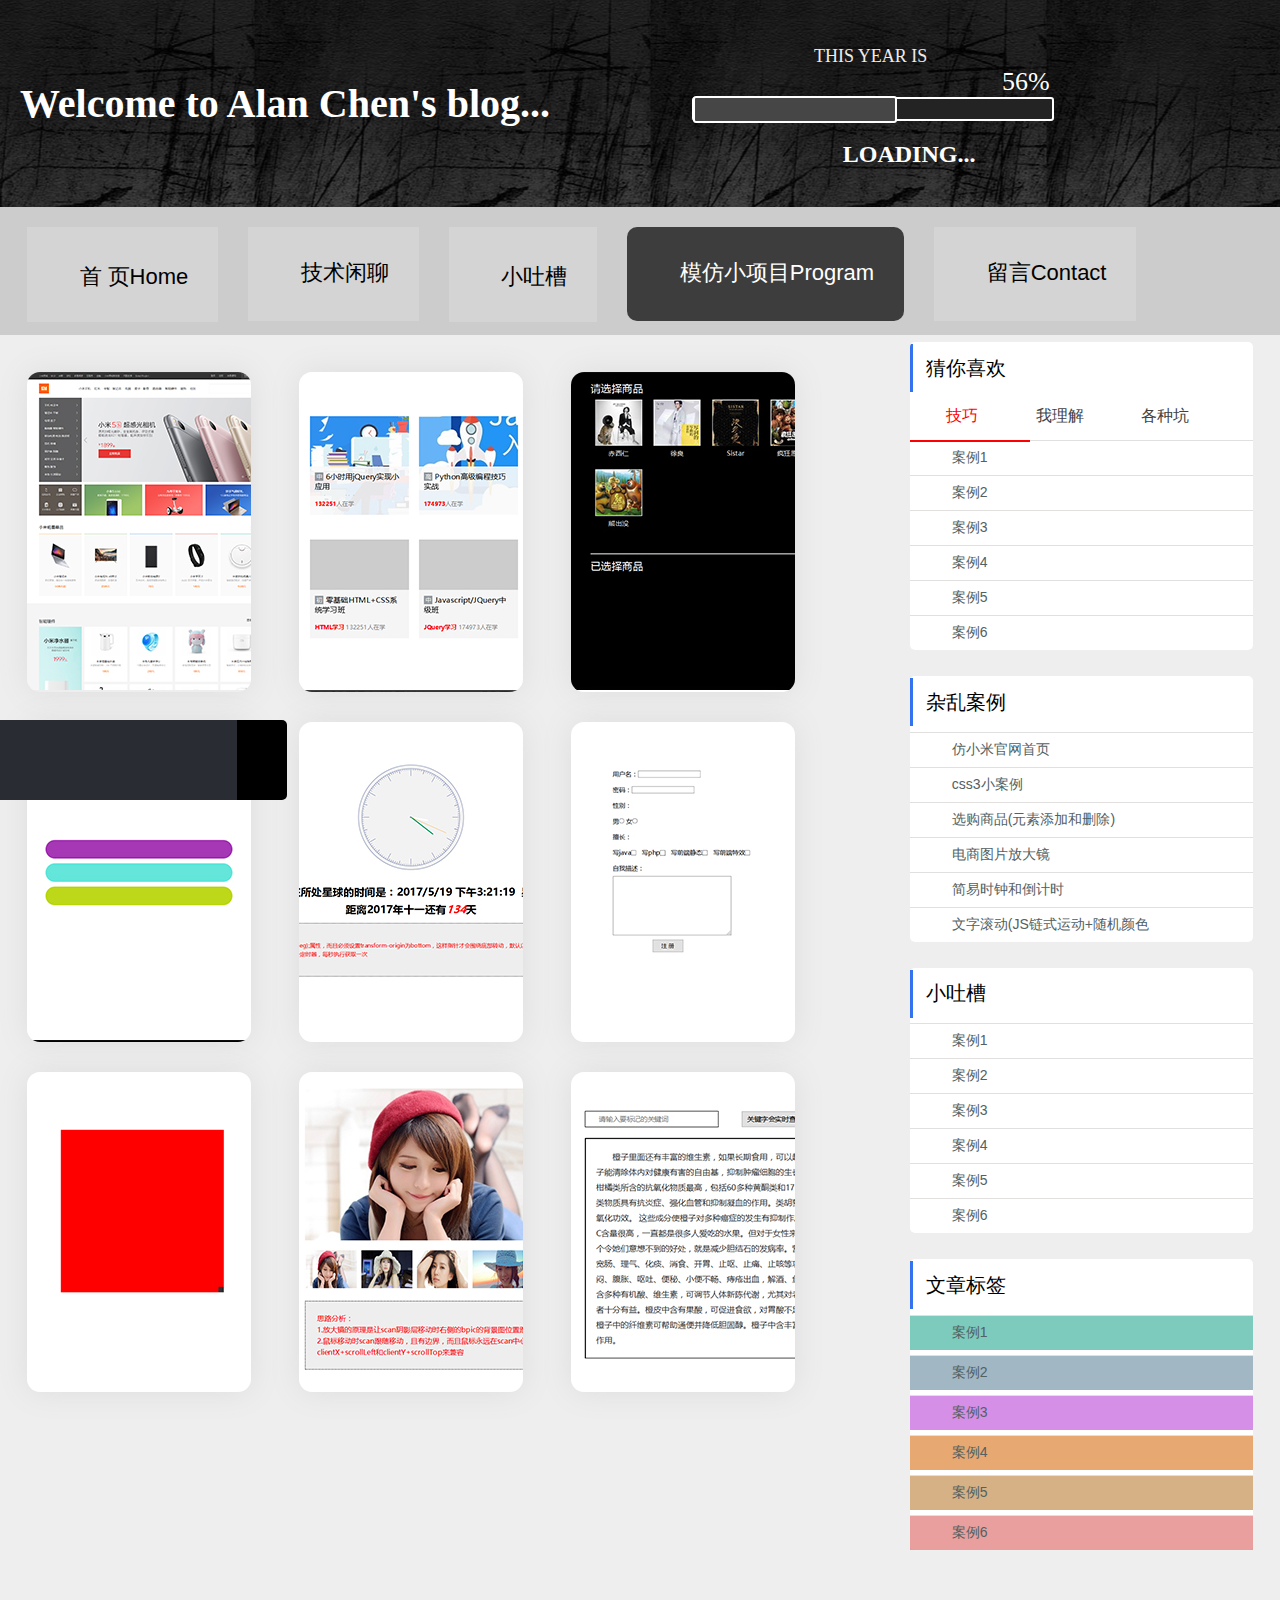
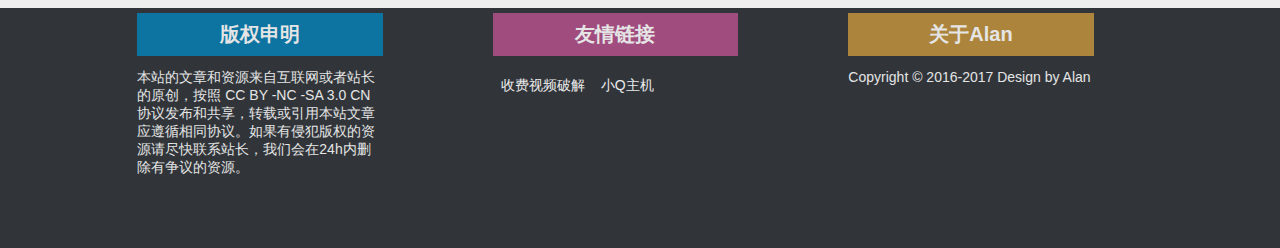
<file: demo.html>
<!DOCTYPE html>
<html>
	<head>
		<meta charset="utf-8" />
		<meta name="Keywords" content="陈xiao伦的个人博客 Alan Chen's blog 技术博客分享  ">
  		<meta name="Description" content="陈xiao伦 个人博客 前端技术分享 html css js vue node ">
  		<meta name="viewport" content="width=device-width,initial-scale=1,maximum-scale=1,user-scalable=no" />
		<!--x5内核浏览器强制竖屏且全屏展示(QQ和微信浏览器等)-->
		<meta name="x5-orientation" content="portrait"/>
		<meta name="x5-fullscreen" content="true"/>
		<!--UC内核浏览器强制竖屏且全屏展示-->
		<meta name="screen-orientation" content="portrait"/>
		<meta name="full-screen" content="yes"/>
		<title>Alan Chen's blog...</title>
		<link rel="stylesheet" type="text/css" href="css/common.css"/>
		<link rel="stylesheet" type="text/css" href="css/page.css"/>
		<link rel="stylesheet" type="text/css" href="css/demo.css"/>
		<link rel="stylesheet" type="text/css" href="https://at.alicdn.com/t/font_d4am9kg76x9od2t9.css"/>
		<link rel="shortcut icon" href="img/favicon.ico" />
	</head>
	<body>
		<!--当页面宽度小于等于960px触发 start-->
		<div class="header_replace tac psf bgf zi1 cl3">
			陈xiao伦
			<i id="nav_bar" class="iconfont psa csp">&#xe620;</i>
		</div>
		<div id="nav_replace" class="nav_replace psf bg3 oc09 zi10">
			<ul>
				<li><a href="index.html" class="db cle ti2e mt14"><i class="iconfont">&#xe600;</i>首 页Home</a></li>
				<li><a href="message.html" class="db cle ti2e"><i class="iconfont vam">&#xe609;</i>技术闲聊</a></li>
				<li><a href="" class="db cle ti2e"><i class="iconfont">&#xe637;</i>小吐槽</a></li>
				<li><a href="demo.html" class="db cle ti2e"><i class="iconfont vam">&#xe693;</i>模仿小项目Program</a></li>
				<li><a href="" class="db cle ti2e"><i class="iconfont vam">&#xe6f7;</i>留言Contact</a></li>
			</ul>
		</div>
		<!--当页面宽度小于等于960px触发 end-->
		<!--header start-->
		<div id="header" class="clearfix psr">
			<h1 class="clf fs40"><span>Welcome</span> to Alan Chen's blog...</h1>
			<div class="h_right psa">
				<p class="title clec tac fs18">THIS YEAR IS</p>
				<p id="h_r_num" class="clf fs26 tar"></p>
				<div class="dateline psr br3">
					<div id="h_r_slideline" class="psa br3"></div>
				</div>
				<p id="loading" class="clf tac fs24 fwb ofh">LOADING...</p>
			</div>
		</div>
		<!--header end-->
		<!--头部的nav start-->
		<div id="nav" class="psr">
			<div class="h_hide psa zi-1"></div>
			<div class="w1226">
				<ul class="clearfix ">
					<li class="fl fs22 ts025l"><a href="index.html" class="db cl0 ts025l"><i class="iconfont fs30 ts025l">&#xe600;</i>首 页Home</a></li>
					<li class="fl fs22 ml30 ts025l"><a href="message.html" class="db cl0 ts025l"><i class="iconfont fs30 ts025l vam">&#xe609;</i>技术闲聊</a></li>
					<li class="fl fs22 ml30 ts025l"><a href="" class="db cl0 ts025l"><i class="iconfont fs30 ts025l">&#xe637;</i>小吐槽</a></li>
					<li class="fl fs22 ml30 ts025l on"><a href="demo.html" class="db cl0 ts025l"><i class="iconfont fs30 ts025l vam">&#xe693;</i>模仿小项目Program</a></li>
					<li class="fl fs22 ml30 ts025l"><a href="" class="db cl0 ts025l"><i class="iconfont fs30 ts025l vam">&#xe6f7;</i>留言Contact</a></li>
				</ul>
			</div>
		</div>
		<!--头部的nav end-->
		<!--文章主题内容container start-->
		<div id="container">
			<div class="w1226 clearfix">
		<!--container 左侧的内容 start-->
				<div class="c_left fl">
					<ul class="demoList clearfix">
						<li class="d_item fl csp psr ts025"><a href="demo/xiaomi/index.html" target="_blank"></a><p class="ofh tac ts025">仿小米官网首页</p></li>
						<li class="d_item fl csp psr ts025"><a href="demo/css3/index.html" target="_blank"></a><p class="ofh tac ts025">css3小案例</p></li>
						<li class="d_item fl csp psr ts025"><a href="demo/商品选购.html" target="_blank"></a><p class="ofh tac ts025">选购商品(元素添加和删除)</p></li>
						<li class="d_item fl csp psr ts025"><a href="demo/简单链式运动.html" target="_blank"></a><p class="ofh tac ts025">文字滚动(JS链式运动+随机颜色)</p></li>
						<li class="d_item fl csp psr ts025"><a href="demo/钟表案例.html" target="_blank"></a><p class="ofh tac ts025">简易时钟和倒计时</p></li>
						<li class="d_item fl csp psr ts025"><a href="demo/表单验证.html" target="_blank"></a><p class="ofh tac ts025">简易表单验证</p></li>
						<li class="d_item fl csp psr ts025"><a href="demo/事件拖拽和缩放.html" target="_blank"></a><p class="ofh tac ts025">元素拖拽(磁性吸附+缩放+边界)</p></li>
						<li class="d_item fl csp psr ts025"><a href="demo/放大镜案例.html" target="_blank"></a><p class="ofh tac ts025">电商图片放大镜</p></li>
						<li class="d_item fl csp psr ts025"><a href="demo/关键字替换案例.html" target="_blank"></a><p class="ofh tac ts025">关键字替换</p></li>
					</ul>
				</div>
		<!--container 左侧的内容end-->
		<!--container 右侧的内容 start-->
				<div id="container_right" class="c_right fr">
					<div class="hot ofh bgf mb26 offbox">
						<h3 class="fs20 fw4 b_title"><span class="db small_border"></span>猜你喜欢</h3>
						<div id="c_h_nav" class="psr">
							<a href="javascript:void(0)" class="dib fs16 cl42 on ts04l"><i class="iconfont fs18 vam">&#xe601;</i> 技巧</a>
							<a href="javascript:void(0)" class="dib fs16 cl42 ts04l"><i class="iconfont fs18 vam">&#xe602;</i> 我理解</a>
							<a href="javascript:void(0)" class="dib fs16 cl42 ts04l"><i class="iconfont fs18 vam">&#xe60a;</i> 各种坑</a>
							<div id="c_h_line" class="psa"></div>
						</div>
						<ul class="sort">
							<li><i class="iconfont fs28 clr">&#xe712;</i></li>
							<li><i class="iconfont fs28 cla4b">&#xe711;</i></li>
							<li><i class="iconfont fs28 clac7">&#xe713;</i></li>
							<li><i class="iconfont fs28"><!--&#xe617;--></i></li>
							<li><i class="iconfont fs28"><!--&#xe617;--></i></li>
							<li><i class="iconfont fs28"><!--&#xe617;--></i></li>
						</ul>
						<ul id="c_h_banner" class="clearfix">
							<li class="c_b_li fl">
								<ul>
									<li class="content_li"><a href="###">案例1</a></li>
									<li class="content_li"><a href="###">案例2</a></li>
									<li class="content_li"><a href="###">案例3</a></li>
									<li class="content_li"><a href="###">案例4</a></li>
									<li class="content_li"><a href="###">案例5</a></li>
									<li class="content_li"><a href="###">案例6</a></li>
								</ul>
							</li>
							<li class="c_b_li fl">
								<ul>
									<li class="content_li"><a href="###">案例1</a></li>
									<li class="content_li"><a href="###">案例2</a></li>
									<li class="content_li"><a href="###">案例3</a></li>
									<li class="content_li"><a href="###">案例4</a></li>
									<li class="content_li"><a href="###">案例5</a></li>
									<li class="content_li"><a href="###">案例6</a></li>
								</ul>
							</li>
							<li class="c_b_li fl">
								<ul>
									<li class="content_li"><a href="###">案例1</a></li>
									<li class="content_li"><a href="###">案例2</a></li>
									<li class="content_li"><a href="###">案例3</a></li>
									<li class="content_li"><a href="###">案例4</a></li>
									<li class="content_li"><a href="###">案例5</a></li>
									<li class="content_li"><a href="###">案例6</a></li>
								</ul>
							</li>
						</ul>
					</div>
					<div class="suggest bgf mb26 offbox">
						<h3 class="fs20 fw4 b_title"><span class="db small_border"></span>杂乱案例</h3>
						<ul class="sort">
							<li><i class="iconfont fs28 clr">&#xe712;</i></li>
							<li><i class="iconfont fs28 cla4b">&#xe711;</i></li>
							<li><i class="iconfont fs28 clac7">&#xe713;</i></li>
							<li><i class="iconfont fs28"><!--&#xe617;--></i></li>
							<li><i class="iconfont fs28"><!--&#xe617;--></i></li>
							<li><i class="iconfont fs28"><!--&#xe617;--></i></li>
						</ul>
						<ul>
							<li class="content_li"><a href="demo/xiaomi/index.html" target="_blank" class="ts04l">仿小米官网首页</a></li>
							<li class="content_li"><a href="demo/css3/index.html" target="_blank" class="ts04l">css3小案例</a></li>
							<li class="content_li"><a href="demo/商品选购.html" target="_blank" class="ts04l">选购商品(元素添加和删除)</a></li>
							<li class="content_li"><a href="demo/放大镜案例.html" target="_blank" class="ts04l">电商图片放大镜</a></li>
							<li class="content_li"><a href="demo/钟表案例.html" target="_blank" class="ts04l">简易时钟和倒计时</a></li>
							<li class="content_li"><a href="demo/简单链式运动.html" target="_blank" class="ts04l">文字滚动(JS链式运动+随机颜色</a></li>
						</ul>
					</div>
					<div class="talk bgf mb26 offbox">
						<h3 class="fs20 fw4 b_title"><span class="db small_border"></span>小吐槽</h3>
						<ul class="sort">
							<li><i class="iconfont fs28 clr">&#xe712;</i></li>
							<li><i class="iconfont fs28 cla4b">&#xe711;</i></li>
							<li><i class="iconfont fs28 clac7">&#xe713;</i></li>
							<li><i class="iconfont fs28"><!--&#xe617;--></i></li>
							<li><i class="iconfont fs28"><!--&#xe617;--></i></li>
							<li><i class="iconfont fs28"><!--&#xe617;--></i></li>
						</ul>
						<ul>
							<li class="content_li"><a href="###" class="ts04l">案例1</a></li>
							<li class="content_li"><a href="###" class="ts04l">案例2</a></li>
							<li class="content_li"><a href="###" class="ts04l">案例3</a></li>
							<li class="content_li"><a href="###" class="ts04l">案例4</a></li>
							<li class="content_li"><a href="###" class="ts04l">案例5</a></li>
							<li class="content_li"><a href="###" class="ts04l">案例6</a></li>
						</ul>
					</div>
					<!--当滚动条滑动时，让此处的内容fixed悬浮-->
					<div id="fixed">
						<div class="message_lab bgf mb26 offbox">
							<h3 class="fs20 fw4 b_title"><span class="db small_border"></span>文章标签</h3>
							<ul>
								<li class="content_li label1 ts025l"><a href="###">案例1</a></li>
								<li class="content_li label2 ts025l"><a href="###">案例2</a></li>
								<li class="content_li label3 ts025l"><a href="###">案例3</a></li>
								<li class="content_li label4 ts025l"><a href="###">案例4</a></li>
								<li class="content_li label5 ts025l"><a href="###">案例5</a></li>
								<li class="content_li label6 ts025l"><a href="###">案例6</a></li>
							</ul>
						</div>
					</div>
				</div>
			</div>
		<!--container 右侧的内容 end-->
		</div>
		<!--文章主题内容container end-->
		<!--foot start-->
		<div id="foot">
			<div class="w1226">
				<ul class="clearfix">
					<li class="fl">
						<a href="###" class="copy1 db cle5 fwb fs20 tac mb13">版权申明 </a>
						<p class="cle5">本站的文章和资源来自互联网或者站长的原创，按照 CC BY -NC -SA 3.0 CN协议发布和共享，转载或引用本站文章应遵循相同协议。如果有侵犯版权的资源请尽快联系站长，我们会在24h内删除有争议的资源。</p>
					</li>
					<li class="fl">
						<a href="###" class="copy2 db cle5 fwb fs20 tac mb13">友情链接 </a>
						<a href="https://alanchenchen.github.io/video" target="_blank" class="clec link">收费视频破解</a>
						<a href="http://www.qqhost.top/" target="_blank" class="clec link">小Q主机</a>
					</li>
					<li class="fl">
						<a href="###" class="copy3 db cle5 fwb fs20 tac mb13">关于Alan </a>
						<p class="cle5">Copyright © 2016-2017 Design by Alan</p>
					</li>
				</ul>
			</div>
		</div>
		<!--foot end-->
		<!--当页面宽度小于等于960px触发 start-->
		<div class="foot_replace tac clc5">
			<p>Copyright © 2016-2017 Design by <a href="" class="cl06a7">Alan</a></p>
		</div>
		<!--当页面宽度小于等于960px触发 end-->
		<!--fixed nav start-->
		<div id="fixed_nav" class="psf bgf tac br50 csp">
			<i class="iconfont">&#xe6b6;</i>
		</div>
		<!--fixed nav end-->
		<!--music player start-->
		<div class="music psf">
			<div id="music_left" class="ofh">
				<h3 id="music_title"  class="ofh tac fs18 cle"></h3>
				<span id="music_prev" class="music_prev dib cle">
					<i class="iconfont icon-arrow-ll"></i>
				</span>
				<span id="music_play" class="dib cle">
					<i class="iconfont icon-pause fs28"></i>
				</span>
				<span id="music_next" class="music_next dib cle">
					<i class="iconfont icon-shangyishou"></i>
				</span>
				<span id="music_mute" class="dib cle">
					<i class="iconfont icon-vol_open"></i>
				</span>
				<p id="music_line" class="psa br7"></p>
				<p id="music_mode" class="psa cle">
					<i class="iconfont icon-ttpodicon1"></i>
				</p>
			</div>
			<div id="music_right" class="tac cle csp">
				<i class="iconfont icon-music fs30 fwb"></i>
			</div>
		</div>
		<!--music player end-->
		<!--手持设备自动跳转到app-->
		<!--<script type="text/javascript">
			isMobile("app/index.html")
		</script>-->
		<script data-main="js/demo" src="js/require.js" ></script>
	</body>
</html>
</file>
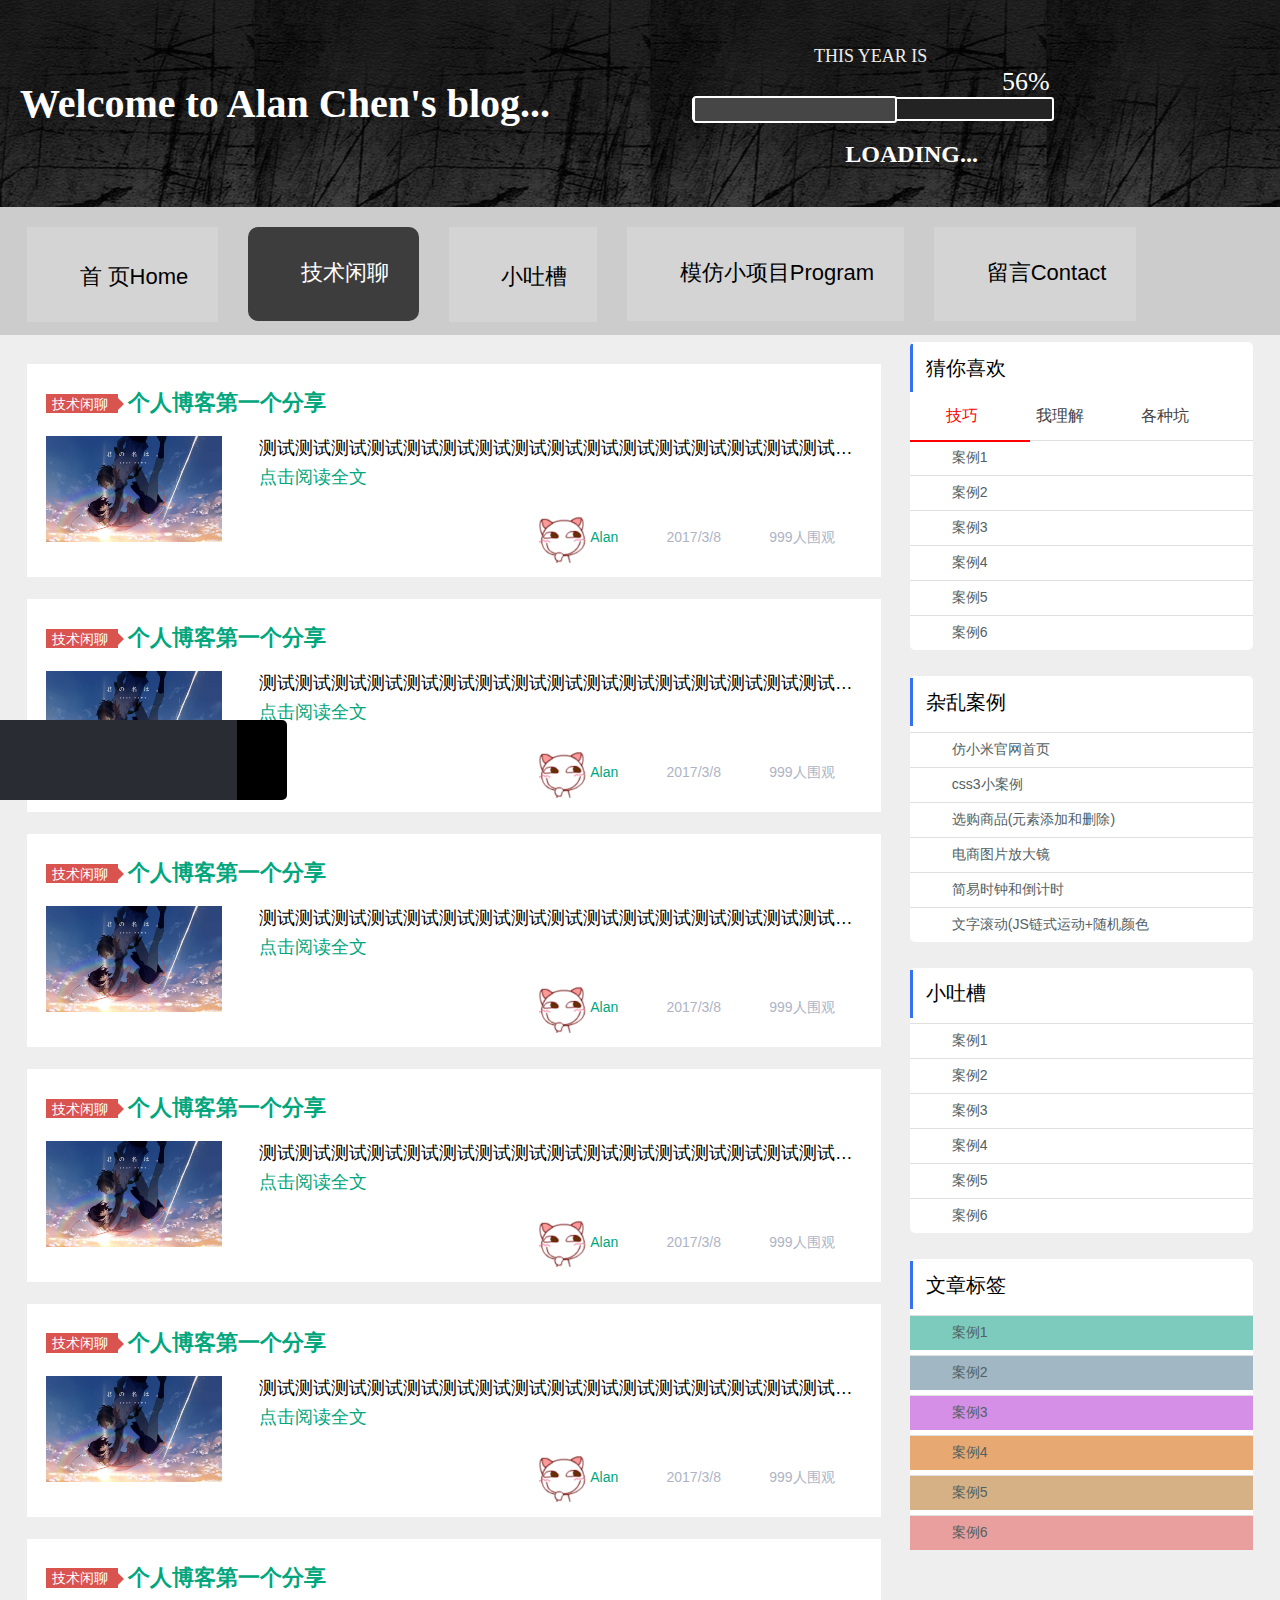
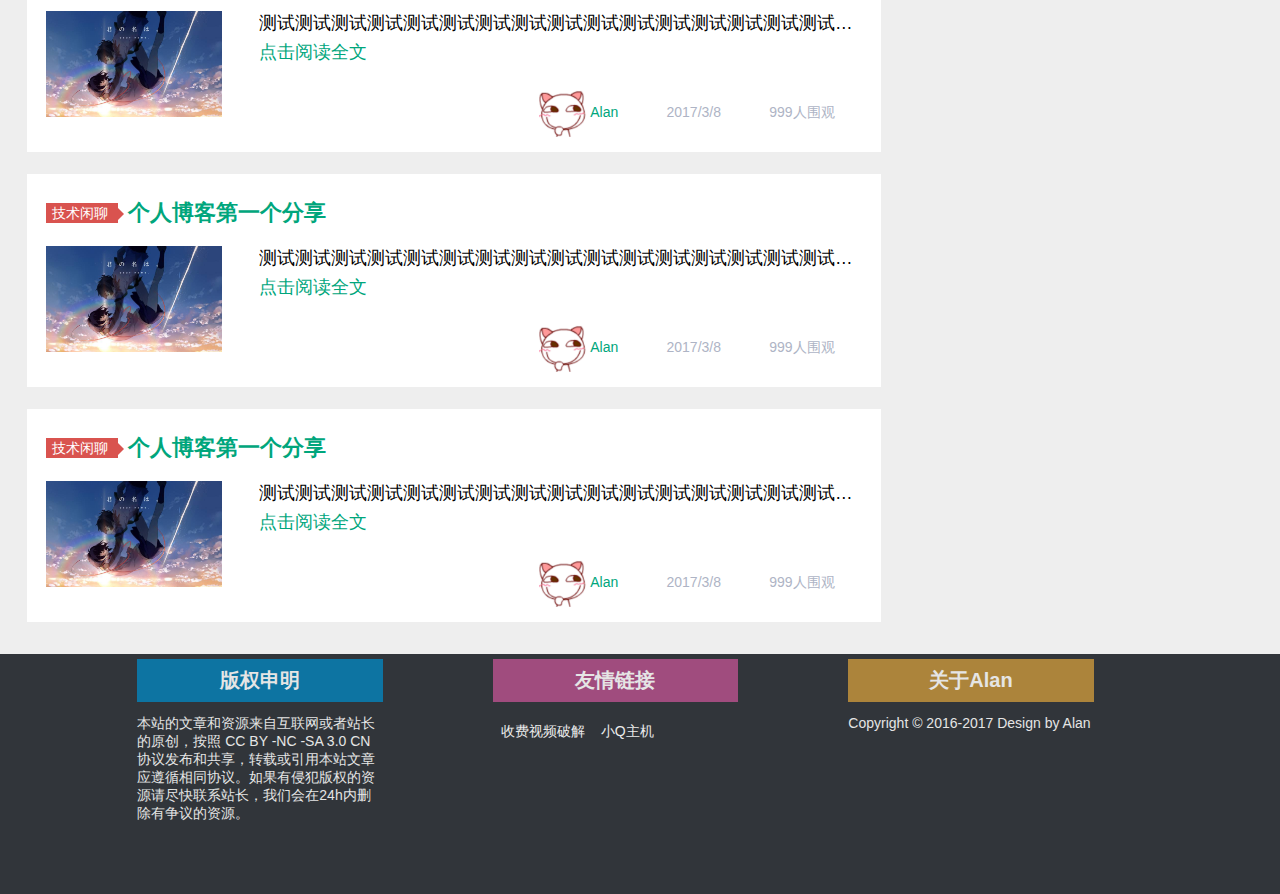
<file: message.html>
<!DOCTYPE html>
<html>
	<head>
		<meta charset="utf-8" />
		<meta name="Keywords" content="陈xiao伦的个人博客 Alan Chen's blog 技术博客分享  ">
  		<meta name="Description" content="陈xiao伦 个人博客 前端技术分享 html css js vue node ">
  		<meta name="viewport" content="width=device-width,initial-scale=1,maximum-scale=1,user-scalable=no" />
		<!--x5内核浏览器强制竖屏且全屏展示(QQ和微信浏览器等)-->
		<meta name="x5-orientation" content="portrait"/>
		<meta name="x5-fullscreen" content="true"/>
		<!--UC内核浏览器强制竖屏且全屏展示-->
		<meta name="screen-orientation" content="portrait"/>
		<meta name="full-screen" content="yes"/>
		<title>Alan Chen's blog...</title>
		<link rel="stylesheet" type="text/css" href="css/common.css"/>
		<link rel="stylesheet" type="text/css" href="css/page.css"/>
		<link rel="stylesheet" type="text/css" href="https://at.alicdn.com/t/font_d4am9kg76x9od2t9.css"/>
		<link rel="shortcut icon" href="img/favicon.ico" />
	</head>
	<body>
		<!--当页面宽度小于等于960px触发 start-->
		<div class="header_replace tac psf bgf zi1 cl3">
			陈xiao伦
			<i id="nav_bar" class="iconfont psa csp">&#xe620;</i>
		</div>
		<div id="nav_replace" class="nav_replace psf bg3 oc09 zi10">
			<ul>
				<li><a href="index.html" class="db cle ti2e mt14"><i class="iconfont">&#xe600;</i>首 页Home</a></li>
				<li><a href="message.html" class="db cle ti2e"><i class="iconfont vam">&#xe609;</i>技术闲聊</a></li>
				<li><a href="" class="db cle ti2e"><i class="iconfont">&#xe637;</i>小吐槽</a></li>
				<li><a href="demo.html" class="db cle ti2e"><i class="iconfont vam">&#xe693;</i>模仿小项目Program</a></li>
				<li><a href="" class="db cle ti2e"><i class="iconfont vam">&#xe6f7;</i>留言Contact</a></li>
			</ul>
		</div>
		<!--当页面宽度小于等于960px触发 end-->
		<!--header start-->
		<div id="header" class="clearfix psr">
			<h1 class="clf fs40"><span>Welcome</span> to Alan Chen's blog...</h1>
			<div class="h_right psa">
				<p class="title clec tac fs18">THIS YEAR IS</p>
				<p id="h_r_num" class="clf fs26 tar"></p>
				<div class="dateline psr br3">
					<div id="h_r_slideline" class="psa br3"></div>
				</div>
				<p id="loading" class="clf tac fs24 fwb ofh">LOADING...</p>
			</div>
		</div>
		<!--header end-->
		<!--头部的nav start-->
		<div id="nav" class="psr">
			<div class="h_hide psa zi-1"></div>
			<div class="w1226">
				<ul class="clearfix ">
					<li class="fl fs22 ts025l"><a href="index.html" class="db cl0 ts025l"><i class="iconfont fs30 ts025l">&#xe600;</i>首 页Home</a></li>
					<li class="fl fs22 ml30 ts025l on"><a href="message.html" class="db cl0 ts025l"><i class="iconfont fs30 ts025l vam">&#xe609;</i>技术闲聊</a></li>
					<li class="fl fs22 ml30 ts025l"><a href="" class="db cl0 ts025l"><i class="iconfont fs30 ts025l">&#xe637;</i>小吐槽</a></li>
					<li class="fl fs22 ml30 ts025l"><a href="demo.html" class="db cl0 ts025l"><i class="iconfont fs30 ts025l vam">&#xe693;</i>模仿小项目Program</a></li>
					<li class="fl fs22 ml30 ts025l"><a href="" class="db cl0 ts025l"><i class="iconfont fs30 ts025l vam">&#xe6f7;</i>留言Contact</a></li>
				</ul>
			</div>
		</div>
		<!--头部的nav end-->
		<!--文章主题内容container start-->
		<div id="container">
			<div class="w1226 clearfix">
		<!--container 左侧的内容 start-->
				<div class="c_left fl clearfix">
					<div class="c_article bgf mt22 psr">
						<div class="title mb13">
							<span class="psr mr10 vam">
								<a href="###" class="clf">
									技术闲聊<div class="border psa"></div>
								</a>
							</span>
							<h3 class="dib fs22 vam">
								<a href="###" class="cl06a7">个人博客第一个分享</a>
							</h3>
						</div>
						<div class="content clearfix">
							<a class="img fl mr20" href="###"><img src="img/banner/banner02.jpg"/></a>
							<p class="text fr">
								<span class="ofh toe">测试测试测试测试测试测试测试测试测试测试测试测试测试测试测试测试测试测试测试测试测试测试测试测试测试测试测试测试测试测试测试测试测试测试测试测试测试测试测试测试测试测试测试测试测试测试测试测试测试测试</span>
								<a href="###" class="cl06a7">点击阅读全文</a>
							</p>
						</div>
						<div class="author psa">
							<span class="mr30">
								<img class="vam" src="img/pic.gif"/>
								<a href="###" class="cl06a7">Alan</a>
							</span>
							<span class="date mr30"><i class="iconfont">&#xe636;</i> 2017/3/8</span>
							<span class="read mr30"><i class="iconfont">&#xe608;</i> 999人围观</span>
						</div>
					</div>
					<div class="c_article bgf mt22 psr">
						<div class="title mb13">
							<span class="psr mr10 vam">
								<a href="###" class="clf">
									技术闲聊<div class="border psa"></div>
								</a>
							</span>
							<h3 class="dib fs22 vam">
								<a href="###" class="cl06a7">个人博客第一个分享</a>
							</h3>
						</div>
						<div class="content clearfix">
							<a class="img fl mr20" href="###"><img src="img/banner/banner02.jpg"/></a>
							<p class="text fr">
								<span class="ofh toe">测试测试测试测试测试测试测试测试测试测试测试测试测试测试测试测试测试测试测试测试测试测试测试测试测试测试测试测试测试测试测试测试测试测试测试测试测试测试测试测试测试测试测试测试测试测试测试测试测试测试</span>
								<a href="###" class="cl06a7">点击阅读全文</a>
							</p>
						</div>
						<div class="author psa">
							<span class="mr30">
								<img class="vam" src="img/pic.gif"/>
								<a href="###" class="cl06a7">Alan</a>
							</span>
							<span class="date mr30"><i class="iconfont">&#xe636;</i> 2017/3/8</span>
							<span class="read mr30"><i class="iconfont">&#xe608;</i> 999人围观</span>
						</div>
					</div>
					<div class="c_article bgf mt22 psr">
						<div class="title mb13">
							<span class="psr mr10 vam">
								<a href="###" class="clf">
									技术闲聊<div class="border psa"></div>
								</a>
							</span>
							<h3 class="dib fs22 vam">
								<a href="###" class="cl06a7">个人博客第一个分享</a>
							</h3>
						</div>
						<div class="content clearfix">
							<a class="img fl mr20" href="###"><img src="img/banner/banner02.jpg"/></a>
							<p class="text fr">
								<span class="ofh toe">测试测试测试测试测试测试测试测试测试测试测试测试测试测试测试测试测试测试测试测试测试测试测试测试测试测试测试测试测试测试测试测试测试测试测试测试测试测试测试测试测试测试测试测试测试测试测试测试测试测试</span>
								<a href="###" class="cl06a7">点击阅读全文</a>
							</p>
						</div>
						<div class="author psa">
							<span class="mr30">
								<img class="vam" src="img/pic.gif"/>
								<a href="###" class="cl06a7">Alan</a>
							</span>
							<span class="date mr30"><i class="iconfont">&#xe636;</i> 2017/3/8</span>
							<span class="read mr30"><i class="iconfont">&#xe608;</i> 999人围观</span>
						</div>
					</div>
					<div class="c_article bgf mt22 psr">
						<div class="title mb13">
							<span class="psr mr10 vam">
								<a href="###" class="clf">
									技术闲聊<div class="border psa"></div>
								</a>
							</span>
							<h3 class="dib fs22 vam">
								<a href="###" class="cl06a7">个人博客第一个分享</a>
							</h3>
						</div>
						<div class="content clearfix">
							<a class="img fl mr20" href="###"><img src="img/banner/banner02.jpg"/></a>
							<p class="text fr">
								<span class="ofh toe">测试测试测试测试测试测试测试测试测试测试测试测试测试测试测试测试测试测试测试测试测试测试测试测试测试测试测试测试测试测试测试测试测试测试测试测试测试测试测试测试测试测试测试测试测试测试测试测试测试测试</span>
								<a href="###" class="cl06a7">点击阅读全文</a>
							</p>
						</div>
						<div class="author psa">
							<span class="mr30">
								<img class="vam" src="img/pic.gif"/>
								<a href="###" class="cl06a7">Alan</a>
							</span>
							<span class="date mr30"><i class="iconfont">&#xe636;</i> 2017/3/8</span>
							<span class="read mr30"><i class="iconfont">&#xe608;</i> 999人围观</span>
						</div>
					</div>
					<div class="c_article bgf mt22 psr">
						<div class="title mb13">
							<span class="psr mr10 vam">
								<a href="###" class="clf">
									技术闲聊<div class="border psa"></div>
								</a>
							</span>
							<h3 class="dib fs22 vam">
								<a href="###" class="cl06a7">个人博客第一个分享</a>
							</h3>
						</div>
						<div class="content clearfix">
							<a class="img fl mr20" href="###"><img src="img/banner/banner02.jpg"/></a>
							<p class="text fr">
								<span class="ofh toe">测试测试测试测试测试测试测试测试测试测试测试测试测试测试测试测试测试测试测试测试测试测试测试测试测试测试测试测试测试测试测试测试测试测试测试测试测试测试测试测试测试测试测试测试测试测试测试测试测试测试</span>
								<a href="###" class="cl06a7">点击阅读全文</a>
							</p>
						</div>
						<div class="author psa">
							<span class="mr30">
								<img class="vam" src="img/pic.gif"/>
								<a href="###" class="cl06a7">Alan</a>
							</span>
							<span class="date mr30"><i class="iconfont">&#xe636;</i> 2017/3/8</span>
							<span class="read mr30"><i class="iconfont">&#xe608;</i> 999人围观</span>
						</div>
					</div>
					<div class="c_article bgf mt22 psr">
						<div class="title mb13">
							<span class="psr mr10 vam">
								<a href="###" class="clf">
									技术闲聊<div class="border psa"></div>
								</a>
							</span>
							<h3 class="dib fs22 vam">
								<a href="###" class="cl06a7">个人博客第一个分享</a>
							</h3>
						</div>
						<div class="content clearfix">
							<a class="img fl mr20" href="###"><img src="img/banner/banner02.jpg"/></a>
							<p class="text fr">
								<span class="ofh toe">测试测试测试测试测试测试测试测试测试测试测试测试测试测试测试测试测试测试测试测试测试测试测试测试测试测试测试测试测试测试测试测试测试测试测试测试测试测试测试测试测试测试测试测试测试测试测试测试测试测试</span>
								<a href="###" class="cl06a7">点击阅读全文</a>
							</p>
						</div>
						<div class="author psa">
							<span class="mr30">
								<img class="vam" src="img/pic.gif"/>
								<a href="###" class="cl06a7">Alan</a>
							</span>
							<span class="date mr30"><i class="iconfont">&#xe636;</i> 2017/3/8</span>
							<span class="read mr30"><i class="iconfont">&#xe608;</i> 999人围观</span>
						</div>
					</div>
					<div class="c_article bgf mt22 psr">
						<div class="title mb13">
							<span class="psr mr10 vam">
								<a href="###" class="clf">
									技术闲聊<div class="border psa"></div>
								</a>
							</span>
							<h3 class="dib fs22 vam">
								<a href="###" class="cl06a7">个人博客第一个分享</a>
							</h3>
						</div>
						<div class="content clearfix">
							<a class="img fl mr20" href="###"><img src="img/banner/banner02.jpg"/></a>
							<p class="text fr">
								<span class="ofh toe">测试测试测试测试测试测试测试测试测试测试测试测试测试测试测试测试测试测试测试测试测试测试测试测试测试测试测试测试测试测试测试测试测试测试测试测试测试测试测试测试测试测试测试测试测试测试测试测试测试测试</span>
								<a href="###" class="cl06a7">点击阅读全文</a>
							</p>
						</div>
						<div class="author psa">
							<span class="mr30">
								<img class="vam" src="img/pic.gif"/>
								<a href="###" class="cl06a7">Alan</a>
							</span>
							<span class="date mr30"><i class="iconfont">&#xe636;</i> 2017/3/8</span>
							<span class="read mr30"><i class="iconfont">&#xe608;</i> 999人围观</span>
						</div>
					</div>
					<div class="c_article bgf mt22 psr">
						<div class="title mb13">
							<span class="psr mr10 vam">
								<a href="###" class="clf">
									技术闲聊<div class="border psa"></div>
								</a>
							</span>
							<h3 class="dib fs22 vam">
								<a href="###" class="cl06a7">个人博客第一个分享</a>
							</h3>
						</div>
						<div class="content clearfix">
							<a class="img fl mr20" href="###"><img src="img/banner/banner02.jpg"/></a>
							<p class="text fr">
								<span class="ofh toe">测试测试测试测试测试测试测试测试测试测试测试测试测试测试测试测试测试测试测试测试测试测试测试测试测试测试测试测试测试测试测试测试测试测试测试测试测试测试测试测试测试测试测试测试测试测试测试测试测试测试</span>
								<a href="###" class="cl06a7">点击阅读全文</a>
							</p>
						</div>
						<div class="author psa">
							<span class="mr30">
								<img class="vam" src="img/pic.gif"/>
								<a href="###" class="cl06a7">Alan</a>
							</span>
							<span class="date mr30"><i class="iconfont">&#xe636;</i> 2017/3/8</span>
							<span class="read mr30"><i class="iconfont">&#xe608;</i> 999人围观</span>
						</div>
					</div>
				</div>
		<!--container 左侧的内容end-->
		<!--container 右侧的内容 start-->
				<div id="container_right" class="c_right fr">
					<div class="hot ofh bgf mb26 offbox">
						<h3 class="fs20 fw4 b_title"><span class="db small_border"></span>猜你喜欢</h3>
						<div id="c_h_nav" class="psr">
							<a href="javascript:void(0)" class="dib fs16 cl42 on ts04l"><i class="iconfont fs18 vam">&#xe601;</i> 技巧</a>
							<a href="javascript:void(0)" class="dib fs16 cl42 ts04l"><i class="iconfont fs18 vam">&#xe602;</i> 我理解</a>
							<a href="javascript:void(0)" class="dib fs16 cl42 ts04l"><i class="iconfont fs18 vam">&#xe60a;</i> 各种坑</a>
							<div id="c_h_line" class="psa"></div>
						</div>
						<ul class="sort">
							<li><i class="iconfont fs28 clr">&#xe712;</i></li>
							<li><i class="iconfont fs28 cla4b">&#xe711;</i></li>
							<li><i class="iconfont fs28 clac7">&#xe713;</i></li>
							<li><i class="iconfont fs28"><!--&#xe617;--></i></li>
							<li><i class="iconfont fs28"><!--&#xe617;--></i></li>
							<li><i class="iconfont fs28"><!--&#xe617;--></i></li>
						</ul>
						<ul id="c_h_banner" class="clearfix">
							<li class="c_b_li fl">
								<ul>
									<li class="content_li"><a href="###">案例1</a></li>
									<li class="content_li"><a href="###">案例2</a></li>
									<li class="content_li"><a href="###">案例3</a></li>
									<li class="content_li"><a href="###">案例4</a></li>
									<li class="content_li"><a href="###">案例5</a></li>
									<li class="content_li"><a href="###">案例6</a></li>
								</ul>
							</li>
							<li class="c_b_li fl">
								<ul>
									<li class="content_li"><a href="###">案例1</a></li>
									<li class="content_li"><a href="###">案例2</a></li>
									<li class="content_li"><a href="###">案例3</a></li>
									<li class="content_li"><a href="###">案例4</a></li>
									<li class="content_li"><a href="###">案例5</a></li>
									<li class="content_li"><a href="###">案例6</a></li>
								</ul>
							</li>
							<li class="c_b_li fl">
								<ul>
									<li class="content_li"><a href="###">案例1</a></li>
									<li class="content_li"><a href="###">案例2</a></li>
									<li class="content_li"><a href="###">案例3</a></li>
									<li class="content_li"><a href="###">案例4</a></li>
									<li class="content_li"><a href="###">案例5</a></li>
									<li class="content_li"><a href="###">案例6</a></li>
								</ul>
							</li>
						</ul>
					</div>
					<div class="suggest bgf mb26 offbox">
						<h3 class="fs20 fw4 b_title"><span class="db small_border"></span>杂乱案例</h3>
						<ul class="sort">
							<li><i class="iconfont fs28 clr">&#xe712;</i></li>
							<li><i class="iconfont fs28 cla4b">&#xe711;</i></li>
							<li><i class="iconfont fs28 clac7">&#xe713;</i></li>
							<li><i class="iconfont fs28"><!--&#xe617;--></i></li>
							<li><i class="iconfont fs28"><!--&#xe617;--></i></li>
							<li><i class="iconfont fs28"><!--&#xe617;--></i></li>
						</ul>
						<ul>
							<li class="content_li"><a href="demo/xiaomi/index.html" target="_blank" class="ts04l">仿小米官网首页</a></li>
							<li class="content_li"><a href="demo/css3/index.html" target="_blank" class="ts04l">css3小案例</a></li>
							<li class="content_li"><a href="demo/商品选购.html" target="_blank" class="ts04l">选购商品(元素添加和删除)</a></li>
							<li class="content_li"><a href="demo/放大镜案例.html" target="_blank" class="ts04l">电商图片放大镜</a></li>
							<li class="content_li"><a href="demo/钟表案例.html" target="_blank" class="ts04l">简易时钟和倒计时</a></li>
							<li class="content_li"><a href="demo/简单链式运动.html" target="_blank" class="ts04l">文字滚动(JS链式运动+随机颜色</a></li>
						</ul>
					</div>
					<div class="talk bgf mb26 offbox">
						<h3 class="fs20 fw4 b_title"><span class="db small_border"></span>小吐槽</h3>
						<ul class="sort">
							<li><i class="iconfont fs28 clr">&#xe712;</i></li>
							<li><i class="iconfont fs28 cla4b">&#xe711;</i></li>
							<li><i class="iconfont fs28 clac7">&#xe713;</i></li>
							<li><i class="iconfont fs28"><!--&#xe617;--></i></li>
							<li><i class="iconfont fs28"><!--&#xe617;--></i></li>
							<li><i class="iconfont fs28"><!--&#xe617;--></i></li>
						</ul>
						<ul>
							<li class="content_li"><a href="###" class="ts04l">案例1</a></li>
							<li class="content_li"><a href="###" class="ts04l">案例2</a></li>
							<li class="content_li"><a href="###" class="ts04l">案例3</a></li>
							<li class="content_li"><a href="###" class="ts04l">案例4</a></li>
							<li class="content_li"><a href="###" class="ts04l">案例5</a></li>
							<li class="content_li"><a href="###" class="ts04l">案例6</a></li>
						</ul>
					</div>
					<!--当滚动条滑动时，让此处的内容fixed悬浮-->
					<div id="fixed">
						<div class="message_lab bgf mb26 offbox">
							<h3 class="fs20 fw4 b_title"><span class="db small_border"></span>文章标签</h3>
							<ul>
								<li class="content_li label1 ts025l"><a href="###">案例1</a></li>
								<li class="content_li label2 ts025l"><a href="###">案例2</a></li>
								<li class="content_li label3 ts025l"><a href="###">案例3</a></li>
								<li class="content_li label4 ts025l"><a href="###">案例4</a></li>
								<li class="content_li label5 ts025l"><a href="###">案例5</a></li>
								<li class="content_li label6 ts025l"><a href="###">案例6</a></li>
							</ul>
						</div>
					</div>
				</div>
			</div>
		<!--container 右侧的内容 end-->
		</div>
		<!--文章主题内容container end-->
		<!--foot start-->
		<div id="foot">
			<div class="w1226">
				<ul class="clearfix">
					<li class="fl">
						<a href="###" class="copy1 db cle5 fwb fs20 tac mb13">版权申明 </a>
						<p class="cle5">本站的文章和资源来自互联网或者站长的原创，按照 CC BY -NC -SA 3.0 CN协议发布和共享，转载或引用本站文章应遵循相同协议。如果有侵犯版权的资源请尽快联系站长，我们会在24h内删除有争议的资源。</p>
					</li>
					<li class="fl">
						<a href="###" class="copy2 db cle5 fwb fs20 tac mb13">友情链接 </a>
						<a href="https://alanchenchen.github.io/video/" target="_blank" class="clec link">收费视频破解</a>
						<a href="http://www.qqhost.top/" target="_blank" class="clec link">小Q主机</a>
					</li>
					<li class="fl">
						<a href="###" class="copy3 db cle5 fwb fs20 tac mb13">关于Alan </a>
						<p class="cle5">Copyright © 2016-2017 Design by Alan</p>
					</li>
				</ul>
			</div>
		</div>
		<!--foot end-->
		<!--当页面宽度小于等于960px触发 start-->
		<div class="foot_replace tac clc5">
			<p>Copyright © 2016-2017 Design by <a href="" class="cl06a7">Alan</a></p>
		</div>
		<!--当页面宽度小于等于960px触发 end-->
		<!--fixed nav start-->
		<div id="fixed_nav" class="psf bgf tac br50 csp">
			<i class="iconfont">&#xe6b6;</i>
		</div>
		<!--fixed nav end-->
		<!--music player start-->
		<div class="music psf">
			<div id="music_left" class="ofh">
				<h3 id="music_title"  class="ofh tac fs18 cle"></h3>
				<span id="music_prev" class="music_prev dib cle">
					<i class="iconfont icon-arrow-ll"></i>
				</span>
				<span id="music_play" class="dib cle">
					<i class="iconfont icon-pause fs28"></i>
				</span>
				<span id="music_next" class="music_next dib cle">
					<i class="iconfont icon-shangyishou"></i>
				</span>
				<span id="music_mute" class="dib cle">
					<i class="iconfont icon-vol_open"></i>
				</span>
				<p id="music_line" class="psa br7"></p>
				<p id="music_mode" class="psa cle">
					<i class="iconfont icon-ttpodicon1"></i>
				</p>
			</div>
			<div id="music_right" class="tac cle csp">
				<i class="iconfont icon-music fs30 fwb"></i>
			</div>
		</div>
		<!--music player end-->
		<!--手持设备自动跳转到app-->
		<!--<script type="text/javascript">
			isMobile("app/index.html")
		</script>-->
		<script data-main="js/demo" src="js/require.js"></script>
	</body>
</html>
</file>
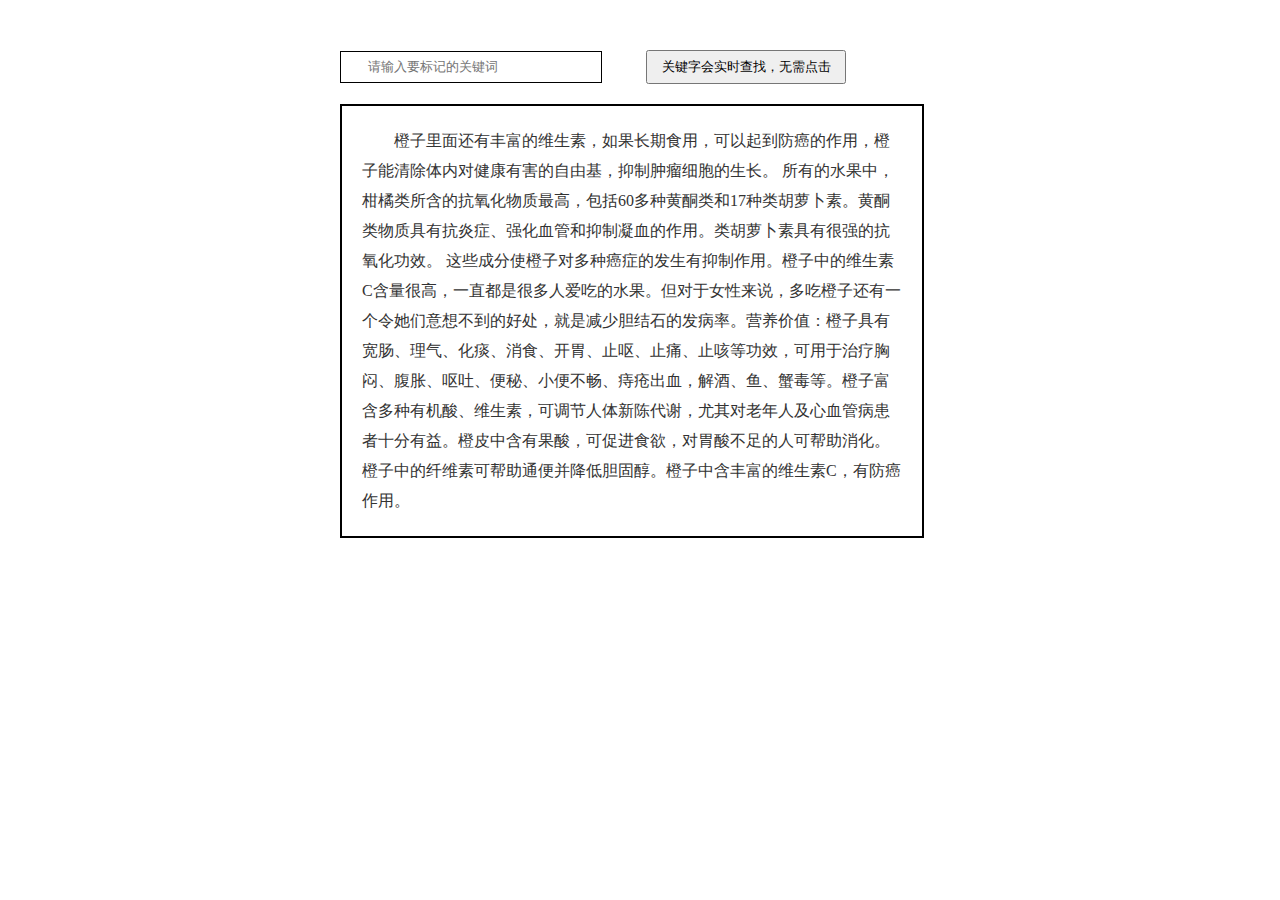
<file: demo/关键字替换案例.html>
<!DOCTYPE html>
<html>
	<head>
		<meta charset="UTF-8">
		<title>关键字替换案例</title>
		<style>
			*{padding:0;margin:0}
			.cont{width:600px;margin:50px auto;}
			#txt{width:260px;height:30px;text-indent:2em;border:1px solid #000;}
			#btn{margin-left:40px;width:200px;height:34px;}
			p{border:2px solid #000;margin-top:20px;width:90%;padding:20px;line-height:30px;color:#333;text-indent:2em;}
		</style>
	</head>
	<body>
		<div class="cont">
			<div class="search">
				<input id="txt" type="text" placeholder="请输入要标记的关键词" />
				<input id="btn" type="button" value="关键字会实时查找，无需点击" />
			</div>
			<p id="pDom">
				橙子里面还有丰富的维生素，如果长期食用，可以起到防癌的作用，橙子能清除体内对健康有害的自由基，抑制肿瘤细胞的生长。
				所有的水果中，柑橘类所含的抗氧化物质最高，包括60多种黄酮类和17种类胡萝卜素。黄酮类物质具有抗炎症、强化血管和抑制凝血的作用。类胡萝卜素具有很强的抗氧化功效。
				这些成分使橙子对多种癌症的发生有抑制作用。橙子中的维生素C含量很高，一直都是很多人爱吃的水果。但对于女性来说，多吃橙子还有一个令她们意想不到的好处，就是减少胆结石的发病率。营养价值：橙子具有宽肠、理气、化痰、消食、开胃、止呕、止痛、止咳等功效，可用于治疗胸闷、腹胀、呕吐、便秘、小便不畅、痔疮出血，解酒、鱼、蟹毒等。橙子富含多种有机酸、维生素，可调节人体新陈代谢，尤其对老年人及心血管病患者十分有益。橙皮中含有果酸，可促进食欲，对胃酸不足的人可帮助消化。橙子中的纤维素可帮助通便并降低胆固醇。橙子中含丰富的维生素C，有防癌作用。
			</p>
		</div>
		<script type="text/javascript">
			var txt=document.getElementById("txt");
			var btn=document.getElementById("btn");
			var pDom=document.getElementById("pDom");
			var pTxt=pDom.innerHTML;
			txt.onkeyup=function(){
				var val=txt.value;
				var nVal="<b style='color:red;'>"+val+"</b>";
				//第一种方法，用字符串自带的replace()方法将val替换成带标签的nVal
				//注意replace方法中的第一个参数，如果为字符串或变量，只会替换第一个被匹配的字符串，若想全局替换，需要用正则表达式
				//而正则表达式写法为/value/g，value只会被当作字符串处理，如果想用变量，需要new一个正则对象，传入参数
//				var reg="/"+val+"/g";//g表示全局匹配
				//或者用字符串将变量拼接，然后用eval()方法转换！！
//				var nTxt=pTxt.replace(eval(reg),nVal);
//				pDom.innerHTML=nTxt;
				//第二种方法，用val为标准将字符串切割成数组，再用改变后的nVal为标准将数组转换成新字符串输出
				var arr=pTxt.split(val)	;
				var nArr=arr.join(nVal);
				pDom.innerHTML=nArr;
				if(!val)alert("请输入关键字")
			}
		</script>
	</body>
</html>
</file>
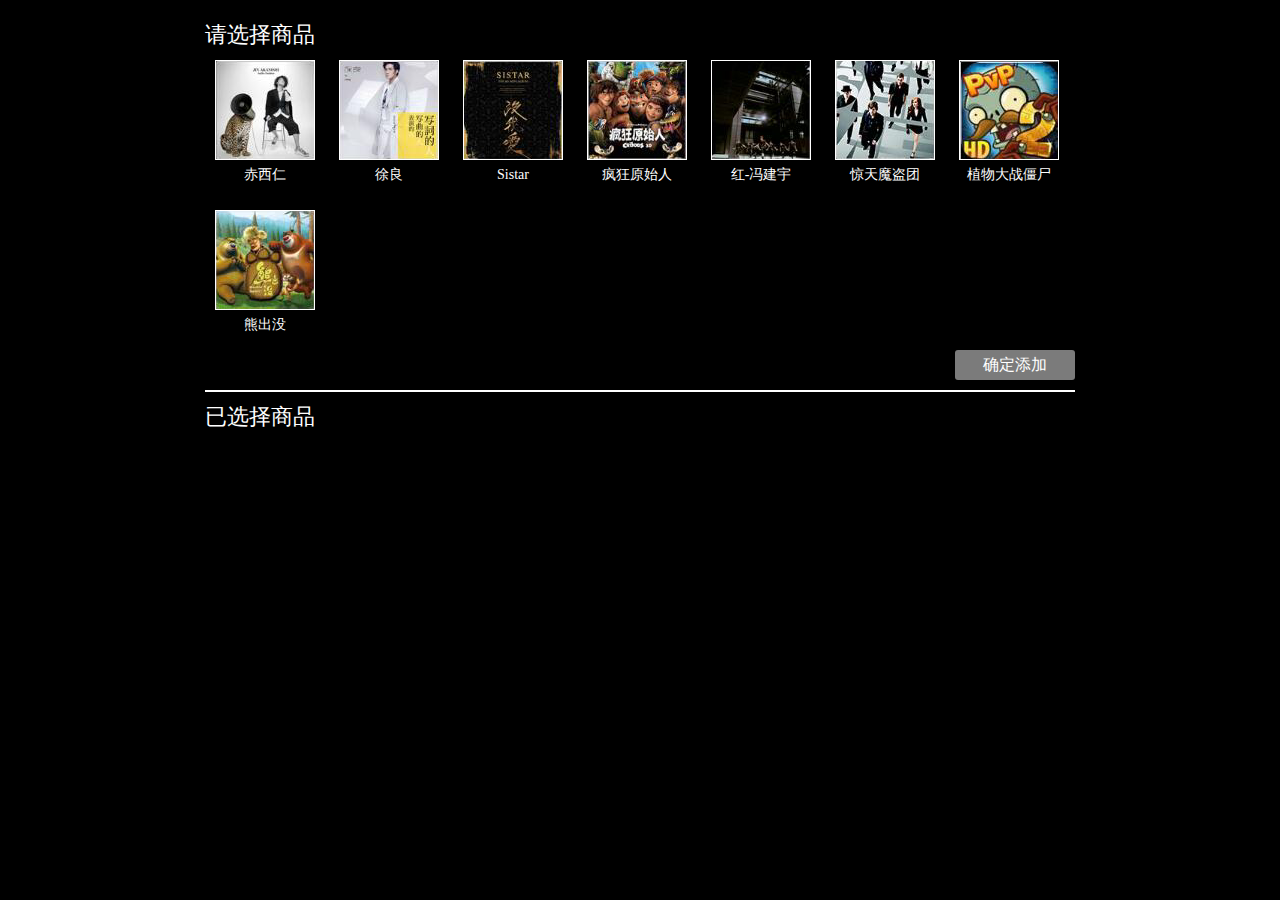
<file: demo/商品选购.html>
<!DOCTYPE html>
<html lang="en">
<head>
	<meta charset="UTF-8">
	<title>商品选择器</title>
	<style type="text/css">
		/*::-webkit-scrollbar{width: 0;}*/
		/*设置滚动条样式*/
		::-webkit-scrollbar {
		  width: 9px;
		  height: 9px;
		}
		::-webkit-scrollbar-track-piece:no-button {}
		::-webkit-scrollbar-thumb {
		  background-color: #3994EF;
		  border-radius: 3px;
		}
		::-webkit-scrollbar-thumb:active {
		  background-color:#0566a9;
		}
		::-webkit-scrollbar-button:vertical { width: 9px; }
		::-webkit-scrollbar-button:horizontal { width: 9px; }
		*{ padding: 0; margin: 0; font-family: "Microsoft yahei";}
		li{list-style-type: none;}
		body{ background: #000000;}
		.boxDom{ width: 870px; padding: 20px; background:#000; margin: 0 auto;  }
		h2{ color: #fff; font-size: 22px; font-weight: 100; }
		.selcets li,.choose li{ display: inline-block;margin: 10px; cursor: pointer; }
		.selcets li div,.choose li div
		{ width: 98px; height: 98px; border:1px solid #fff; position: relative;}
		
		.selcets li.check p{ background: url(images/ok.png) no-repeat rgba(0,0,0,0.5) center;}
		.choose li div:hover p{ background: url(images/no.png) no-repeat rgba(0,0,0,0.5) center;}
		.selcets li div p,.choose li div p
		{width: 100%; height: 100%; position: absolute; left: 0; top: 0;}
		
		.selcets li span,.choose li span{ display: block; text-align: center; height: 30px; line-height: 30px; color: #fff; font-size: 14px; }
		.line{text-align:right;border-bottom: 2px solid #fff; padding-bottom: 10px; margin-bottom: 10px;}
		#sure{ color: #fff; display: inline-block; width: 120px; text-align: center; height: 30px; line-height: 30px; background: #7b7b7b; border-radius:3px; text-decoration: none; }

	</style>
</head>
<body>
<div class="boxDom">
	<div class="good">
		<h2>请选择商品</h2>
		<ul class="selcets" id="shop">
			<li>
				<div>
					<img src="images/01.png" width="98" height="98">
					<p></p>
				</div>
				<span>赤西仁</span>
			</li>
			<li>
				<div>
					<img src="images/02.png" width="98" height="98">
					<p></p>
				</div>
				<span>徐良</span>
			</li>
			<li>
				<div>
					<img src="images/03.png" width="98" height="98">
					<p></p>
				</div>
				<span>Sistar</span>
			</li>
			<li>
				<div>
					<img src="images/04.png" width="98" height="98">
					<p></p>
				</div>
				<span>疯狂原始人</span>
			</li>
			<li>
				<div>
					<img src="images/05.png" width="98" height="98">
					<p></p>
				</div>
				<span>红-冯建宇</span>
			</li>
			<li>
				<div>
					<img src="images/06.png" width="98" height="98">
					<p></p>
				</div>
				<span>惊天魔盗团</span>
			</li>
			<li>
				<div>
					<img src="images/07.png" width="98" height="98">
					<p></p>
				</div>
				<span>植物大战僵尸</span>
			</li>
			<li>
				<div>
					<img src="images/08.png" width="98" height="98">
					<p></p>
				</div>
				<span>熊出没</span>
			</li>
		</ul>
		<div class="line">
			<a href="javascript:;" id="sure">确定添加</a>				
		</div>
	</div>
	<div>
		<h2>已选择商品</h2>
		<ul class="choose" id="noShop">
			
		</ul>
	</div>
</div>
<script type="text/javascript">
	function $(id){
		return document.getElementById(id)
	}
	var shop=$("shop");
	var noShop=$("noShop");
	var li=shop.children;
	var sure=$("sure");
	var liarr=[];//用一个空数组来接受每次添加的li，来判断是否重复添加
	var cloneDom=[];
	for(var i=0;i<li.length;i++){
		li[i].onclick=function(){
			if(this.className.indexOf("check")!=-1){
				this.className="";					
			}
			else{
				this.className="check";					
			}
		}
	}
	/*
		知识点1：解决如何appendChild所有的被选中的li--必须将类数组转换成数组，可以用for循环一一push。也可以用原型链
		知识点2：解决添加li，而不使本身li消失--必须克隆本身，将cloneNode(true)添加到noShop里
		知识点3：解决如何判断是否重复添加和删除后能否添加li--必须要用一个空数组来接受sure点击后的添加之后的所有被选中的li，数组中只要存在，就判断是否重复，重复的不执行，而在删除li的同时也要将数组中对应下标的li删除掉。否则无法再次添加。
		注意：liarr本身是个开关！用来监测shop和noShopli是否重复！而cloneDom是因为clone后的元素并不是liarr的，不能从liarr里删除！
	*/
	sure.onclick=function(){
		//类数组除了length属性，其余操作都不行
		var check=shop.getElementsByClassName("check");//得到所有类名为check的li
		var arrCheckDom = Array.prototype.slice.call(check);//将类数组变成数组，才能使用节点操作
		for(var i=0;i<arrCheckDom.length;i++){
			arrCheckDom[i].className="";//点击时将所有样式清除
			if(liarr.indexOf(arrCheckDom[i])==-1){//当liarr数组里面没有被选中的li，才执行，若已存在li，不执行。
				liarr.push(arrCheckDom[i]);//将数组中没有的lipush进去
				var clone=arrCheckDom[i].cloneNode(true);//克隆的节点只能是单个元素，不能是集合
				clone.setAttribute("onclick","delMe(this)");//点击添加的同时绑定函数，是因为页面加载完成，noShop子元素永远为0个
				noShop.appendChild(clone);//如果不克隆。将会使数组的li被剪切到noShop。shop里的li会消失！
				cloneDom.push(clone);//用另一个数组来接收。是因为克隆后与之前的元素不是同一个				
			}
		}
	};
	function delMe(obj){
		var i=cloneDom.indexOf(obj);//所以这里只能在cloneDom里找对应下标，obj是cloneDom里的元素而不是liarr的，liarr的元素是arrCheckDom[i]
		liarr.splice(i,1);//删除元素li的同时，将liarr里对应的arrCheckDom[i]也删除掉，避免下次添加时无法添加
		cloneDom.splice(i,1);
		obj.parentNode.removeChild(obj);
	}
</script>
</body>
</html>
</file>
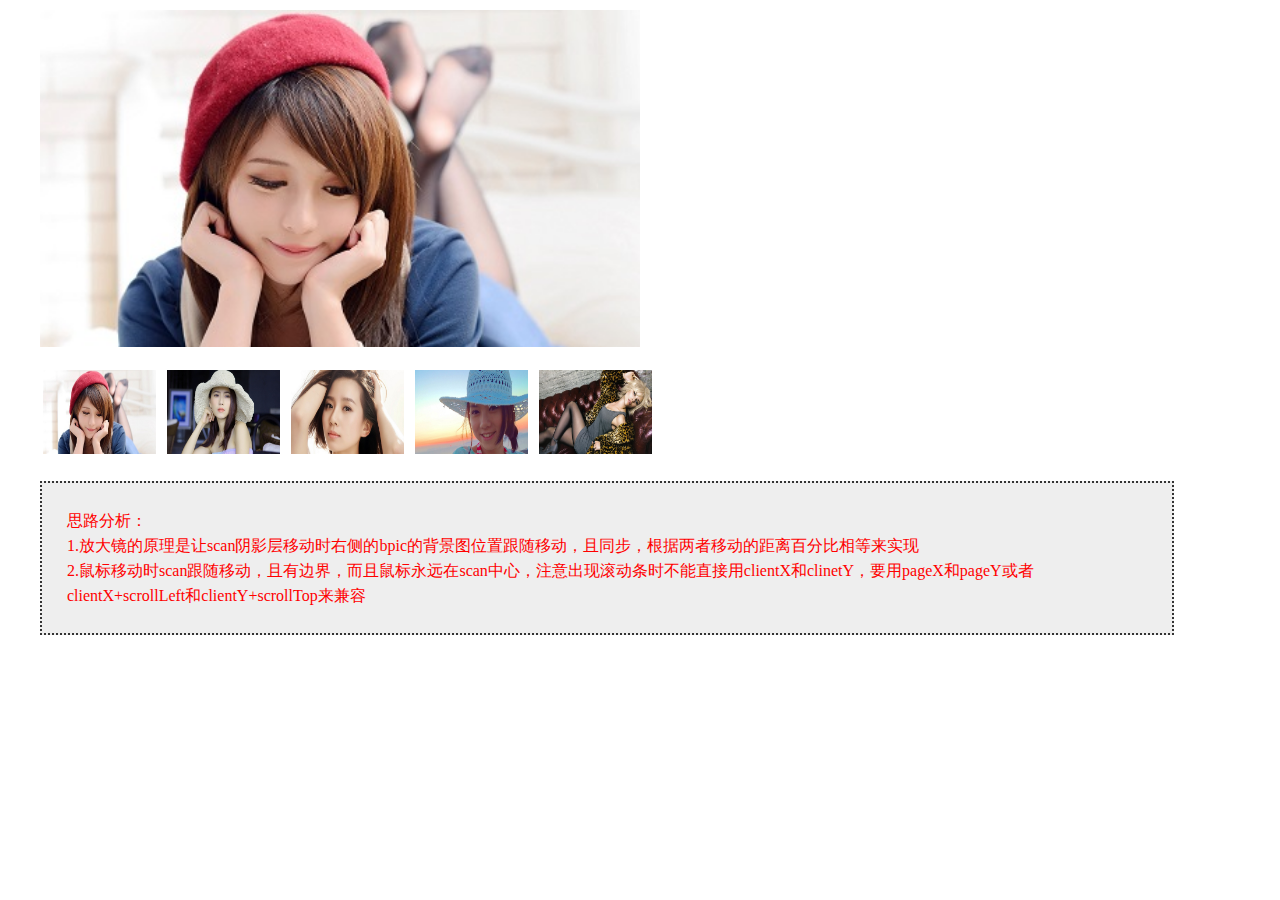
<file: demo/放大镜案例.html>
<!DOCTYPE html>
<html>
	<head>
		<meta charset="UTF-8">
		<title>图片放大镜展示</title>
		<style>
			::-webkit-scrollbar {
			  width: 9px;
			  height: 9px;
			}
			::-webkit-scrollbar-track-piece:no-button {}
			::-webkit-scrollbar-thumb {
			  background-color: #3994EF;
			  border-radius: 3px;
			}
			::-webkit-scrollbar-thumb:active {
			  background-color:#0566a9;
			}
			::-webkit-scrollbar-button:vertical { width: 9px; }
			::-webkit-scrollbar-button:horizontal { width: 9px; }
			*{padding:0;margin:0;}
			#cont{width:1200px;margin:10px auto;}
			#pic{position: relative;width:600px;height:337px;}
			#spic{width:100%;height:100%;}
			#scan{position: absolute;display:none;width:180px;height:180px;cursor: move;background:rgba(6,11,249,0.18);}
			#bigPic{position: absolute;top:0;left:620px;display:none;width:95%;height:100%;box-shadow:0 0 30px #333;background:url(images/bpic1.jpg);}
			ul{margin-top:20px;list-style: none;height:94px;}
			li{float: left;border: 3px solid transparent;margin-right: 5px;}
			li img{width:113px;height:84px;}
			li:hover{border-color: red;}
			p{width:90%;border:2px dotted #333;line-height:25px;background:#eee;color:red;padding:25px;margin-top: 20px;}
		</style>
	</head>
	<body>
		<div id="cont">
			<div id="pic">
				<img src="images/spic1.jpg" id="spic" />
				<div id="scan"></div>
				<div id="bigPic"></div>
			</div>
			<ul id="ulDom">
				<li><img src="images/spic1.jpg" /></li>
				<li><img src="images/spic2.png" /></li>
				<li><img src="images/spic3.png" /></li>
				<li><img src="images/spic4.png" /></li>
				<li><img src="images/spic5.png" /></li>
			</ul>
			<p>
				思路分析：<br  />
				1.放大镜的原理是让scan阴影层移动时右侧的bpic的背景图位置跟随移动，且同步，根据两者移动的距离百分比相等来实现<br  />
				2.鼠标移动时scan跟随移动，且有边界，而且鼠标永远在scan中心，注意出现滚动条时不能直接用clientX和clinetY，要用pageX和pageY或者clientX+scrollLeft和clientY+scrollTop来兼容
			</p>
		</div>
		<script type="text/javascript">
			var li=document.getElementById("ulDom").getElementsByTagName("img");
			var cont=document.getElementById("cont");
			var scan=document.getElementById("scan");
			var pic=document.getElementById("pic");
			var spic=document.getElementById("spic");
			var bigPic=document.getElementById("bigPic");
			function getAttr(obj,attr){
				return obj.currentStyle?obj.currentStyle[attr]:getComputedStyle(obj)[attr];
			}
			for (var i=0;i<li.length;i++) {
				li[i].onmouseenter=function(){
					var src=this.src;
					spic.src=src;
					var nSrc=src.replace("spic","bpic")//直接用string的replace()方法替换名称
					bigPic.style.background="url("+nSrc+")";//注意要拼接引号，这样nSrc才是变量
				}
			}
			pic.onmousemove=function(e){
				var e=e || event;
				//让鼠标在pic图片层上移动使阴影层scan跟着移动，而鼠标永远在scan中心
				var x=e.pageX;
				var y=e.pageY;
				var contL=cont.offsetLeft;
				var contT=cont.offsetTop;
				var scanW=parseInt(getAttr(scan,"width"))/2;
				var scanH=parseInt(getAttr(scan,"height"))/2;
				var scanleft=x-contL-scanW;
				var scantop=y-contT-scanH;
				//使scan的边界控制在pic的范围内
				var maxL=parseInt(getAttr(pic,"width"))-scanW*2;
				var maxT=parseInt(getAttr(pic,"height"))-scanH*2;
				if(scanleft<=0)scanleft=0;
				if(scanleft>=maxL)scanleft=maxL;
				if(scantop<=0)scantop=0;
				if(scantop>=maxT)scantop=maxT;
				//通过控制scan的定位坐标来实现移动
				scan.style.left=scanleft+"px";
				scan.style.top=scantop+"px";
				//放大镜的原理是scan移动的地方，使bpic的背景图片位置跟着改变，而两者间移动距离的占总距离的百分比是相同的
				var moveX=(scanleft/maxL).toFixed(2)*100+"%"
				var moveY=(scantop/maxT).toFixed(2)*100+"%"
//				console.log(moveX+"==="+moveY);
				bigPic.style.backgroundPosition=moveX+moveY;
			}
			pic.onmouseenter=function(){
				scan.style.display="block";
				bigPic.style.display="block";
			}
			pic.onmouseleave=function(){
				scan.style.display="none";
				bigPic.style.display="none";
			}
		</script>
	</body>
</html>
</file>
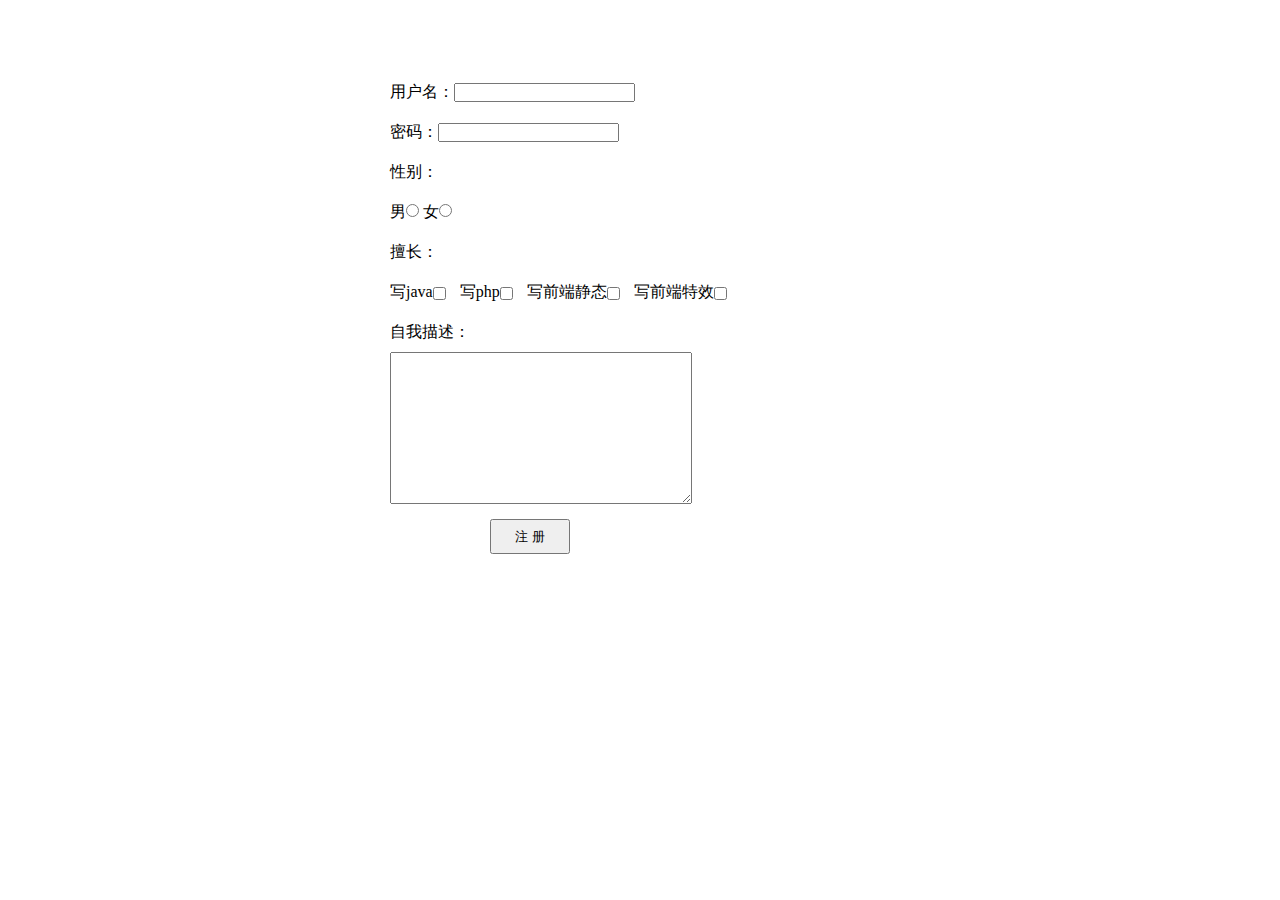
<file: demo/表单验证.html>
<!DOCTYPE html>
<html>
	<head>
		<meta charset="UTF-8">
		<title>section note about JS</title>
		<style type="text/css">
			/*::-webkit-scrollbar{width: 0;}*/
			/*设置滚动条样式*/
			::-webkit-scrollbar {
			  width: 9px;
			  height: 9px;
			}
			::-webkit-scrollbar-track-piece:no-button {}
			::-webkit-scrollbar-thumb {
			  background-color: #3994EF;
			  border-radius: 3px;
			}
			::-webkit-scrollbar-thumb:active {
			  background-color:#0566a9;
			}
			::-webkit-scrollbar-button:vertical { width: 9px; }
			::-webkit-scrollbar-button:horizontal { width: 9px; }
			*{padding: 0;margin: 0;}
			#forms{width:500px;margin:40px auto;line-height:40px;}
			textarea{width: 300px;height: 150px;}
			input[type="submit"]{display:block;width:80px;height: 35px;text-align: center;margin:0 100px;}
			input[type="checkbox"]{vertical-align: middle;margin-right: 10px;}
			h4{width:30%;height:30px;line-height:30px;border:1px solid red;background:#EEEEEE;opacity:0;}
		</style>
	</head>
	<body>
		<form action="xxx.php" method="post" id="forms" onsubmit="return userSave()">
			<h4 id="tip"></h4>
			用户名：<input type="text" name="userName" /><br />
			密码：<input type="password" name="userPass" /><br />
			性别：<br />
			<label>男<input type="radio" name="sex" value="男" /></label>
			<label>女<input type="radio" name="sex" value="女" /></label><br />
			擅长：<br />
			<label>写java<input type="checkbox" name="skill" value="写java" /></label>
			<label>写php<input type="checkbox" name="skill" value="写php" /></label>
			<label>写前端静态<input type="checkbox" name="skill" value="写前端静态" /></label>
			<label>写前端特效<input type="checkbox" name="skill" value="写前端特效" /></label><br />
			自我描述：<br />
			<textarea name="shortInfo"></textarea>
			<input type="submit" value="注 册" />
		<script type="text/javascript">
			function userSave(){
				function $(id){
					return document.getElementById(id)
				}
				function getValue(obj){
					var arr=[];
					for (var i=0;i<obj.length;i++){
						if(obj[i].checked){
						 arr.push(obj[i].value);
						}
					}
					return arr;
				}
				var forms=$("forms"),
					userName=forms.userName,//只有在form表单里才能用对象属性来获取元素！
					userPass=forms.userPass,
					sex=forms.sex,
					skill=forms.skill,
					shortInfo=forms.shortInfo;
				var tip=$("tip");
				if(!userName.value){
					userName.focus();
					tip.innerHTML="请输入用户名";
					tip.style.opacity=1;
					return false;//一旦成立，函数停止，不再接着运行
				}
				if(!userPass.value){
					userPass.focus();
					tip.innerHTML="请输入密码";
					tip.style.opacity=1;
					return false;//一旦成立，函数停止，不再接着运行
				}
				if(getValue(sex).length!=1){
					tip.innerHTML="请选择性别";
					tip.style.opacity=1;
					return false;//一旦成立，函数停止，不再接着运行
				}
				if(getValue(skill).length<2){
					tip.innerHTML="请至少选择两种特长";
					tip.style.opacity=1;
					return false;//一旦成立，函数停止，不再接着运行
				}
				if(!shortInfo.value){
					shortInfo.focus();
					tip.innerHTML="请输入个人简介";
					tip.style.opacity=1;
					return false;//一旦成立，函数停止，不再接着运行
				}
				
				var json={
					name:userName.value,
					pass:userPass.value,
					sex:getValue(sex),
					skill:getValue(skill),
					shortInfo:shortInfo.value}
				tip.style.opacity=1;
				tip.style.width="100%";
				tip.style.height=60+"px";
				tip.innerHTML=JSON.stringify(json);
				return false;
			}
		</script>
	</body>
</html>
</file>
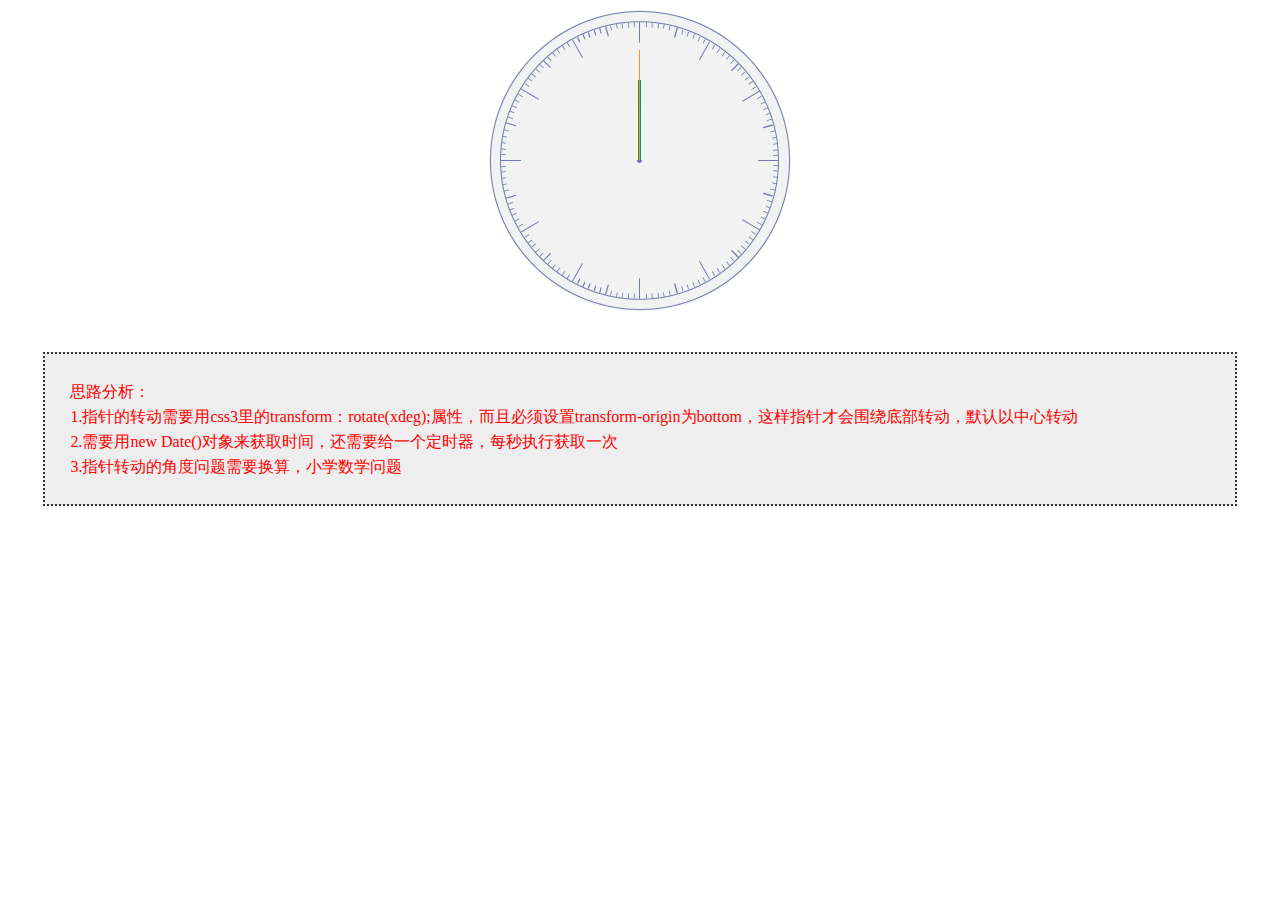
<file: demo/钟表案例.html>
<!doctype html>
<html>
 <head>
  <meta charset="UTF-8">
  <meta name="Author" content="">
  <meta name="Keywords" content="">
  <meta name="Description" content="">
  <title>Dong!Dong!Dong!</title>
  <style type="text/css">
  	::-webkit-scrollbar {
	  width: 9px;
	  height: 9px;
	}
	::-webkit-scrollbar-track-piece:no-button {}
	::-webkit-scrollbar-thumb {
	  background-color: #3994EF;
	  border-radius: 3px;
	}
	::-webkit-scrollbar-thumb:active {
	  background-color:#0566a9;
	}
	::-webkit-scrollbar-button:vertical { width: 9px; }
	::-webkit-scrollbar-button:horizontal { width: 9px; }
	*{padding:0;margin:0;}
	#bg{
		position:relative;
		width:302px;
		height:302px;
		margin:10px auto 40px;
		border-radius:50%;
		background:url(images/clockBg.png) rgba(0,0,0,0.05);}
	#hours,#minutes,#seconds{
		position:absolute;
		transform-origin: bottom;}/*以底部作为过渡中心*/
	#hours{
		top:100px;
		left:148px;
		width:5px;
		height:50px;
		background:#fff;}
	#minutes{
		top:70px;
		left:149px;
		width:3px;
		height:80px;
		background:#009a61;}
	#seconds{
		top:40px;
		left:150px;
		width:1px;
		height:110px;
		background:#ff9800;}
	#timer,#endTime{
		margin-top:10px;
		font-size:30px;
		color:#fff;
		text-align:center;}
	p{width:89%;margin:20px auto;border:2px dotted #333;line-height:25px;background:#eee;color:red;padding:25px;margin-top: 20px;}
  </style>
 </head>
 <body>
	<div id="bg">
		<div id="hours"></div>
		<div id="minutes"></div>
		<div id="seconds"></div>
	</div>
	<div id="timer"></div>
	<div id="endTime"></div>
	<p>
		思路分析：<br  />
		1.指针的转动需要用css3里的transform：rotate(xdeg);属性，而且必须设置transform-origin为bottom，这样指针才会围绕底部转动，默认以中心转动<br  />
		2.需要用new Date()对象来获取时间，还需要给一个定时器，每秒执行获取一次<br  />
		3.指针转动的角度问题需要换算，小学数学问题
	</p>
	<script type="text/javascript">
		//封装一个获取id的函数。通过传入参数来解决
		function $(id){
			return document.getElementById(id)
			}
		var hours=$("hours"),
			minutes=$("minutes"),
			seconds=$("seconds"),
			timer=$("timer"),
			endTime=$("endTime");
		var defDate=new Date("2017/10/1");//定义一个date对象为2017/10/1
		//添加循环定时器是为了每隔1s获取一次当前时间，不加定时器则只会在页面加完获取一次！
		setInterval(function(){
			var date=new Date();
			var h=date.getHours(),
				m=date.getMinutes(),
				s=date.getSeconds(),
				dates=date.toLocaleString(),
				da=date.getDay();
			var showDay=['星期日','星期一','星期二','星期三','星期四','星期五','星期六'];
			//console.log(showDay[da-1]);用数组来对应获取到的周数！！
			//初中数学比例问题！！关于时间和指针转动的角度换算。
			var	sdeg=s*6,
				mdeg=m*6+s/60*6,
				hdeg=h*30+m/60*30+s/3600*30;
			hours.style.transform="rotate("+hdeg+"deg)";
			minutes.style.transform="rotate("+mdeg+"deg)";
			seconds.style.transform="rotate("+sdeg+"deg)";/*用引号拼接成字符串是因为sdeg获取的是个变量。而deg前面需要一个定值！*/
			//console.log(h+"时"+m+"分"+s+"秒");
			timer.innerHTML="<b style='color:#000'>你现在所处星球的时间是："+dates+"&nbsp;&nbsp;"+showDay[da]+"</b>";
			/*function n(num){return num<10?"0"+num:num}封装一个传参函数来避免小于10的数字变为1位数!*/
			var dch=(+defDate)-(+date),//取所有的毫秒数
				days=parseInt(dch/1000/60/60/24);//pasrseInt是取整数！
			endTime.innerHTML="<b style='color:#000'>距离2017年十一还有<em style='color:red'>"+days+"</em>天</b>";
	
		},1000)
	</script>
 </body>
</html>
</file>
<file: css/page.css>
/*common start*/
body{font-size:14px;font-family: "微软雅黑","Helvetica Neue",Helvetica,Arial,sans-serif;background:#eee;}
.w1226{max-width:1226px;margin:0 auto;}

/*当可视页面小于等于960px时响适应处理*/
@media screen and (max-width: 960px){
	html{font-size:12px;}
	body{padding-top:3rem;font-size:0.9rem;}
	/*.w1226 .fl,.w1226 .fr{float:none !important;}*/
	#header,#nav,#fixed_nav,#foot,.c_banner,#container .c_right{display: none;}
	#container .w1226 .c_left{width:97%;padding:0 1.5%;}
	.c_article{width:auto !important;}
	.c_article .title{margin:0 0.5rem !important;}
	/*.c_article .title .border{top:11% !important;right:-23% !important;}*/
	.c_article:hover .img img{transform:scale(1) !important;}
	.c_article .author img{width:1.5rem !important;height:1.5rem !important;}
	.c_article .author{bottom:0.1rem !important;right:0.1rem !important;}
	.c_article .author span{margin:0 0.5rem !important;}
	.header_replace,.nav_replace,.foot_replace{display:block !important;}
	.fs22{font-size:1.3rem !important;}
}
/*响应式才出现的内容 start*/
.header_replace{display:none;font-size:1.5rem;width:100%;height:4rem;line-height:4rem;top:0;left:0;box-shadow:0 0 5px #ccc;}
.header_replace .iconfont{top:2%;left:2%;font-size:2rem;}
.nav_replace{display:none;top:0;left:-100%;bottom:0;width:65%;height:100%;}
.nav_replace li{font-size:1.2rem;width:100%;height:5rem;line-height:5rem;}
.nav_replace li .iconfont{font-size:1.5rem;}
.foot_replace{display:none;font-size:1rem;margin:1.2rem;}
/*响应式出现的内容 end*/

/*头部和导航栏*/
/*header start*/
#header{width:100%;background: url(../img/head.png) -16% 44%;}
#header h1{font-family: "楷体";padding:80px 20px}
#header span,#header p{font-family: "arial black";}
#header .h_right{width:358px;top:22%;right:18%;}
#header .h_right .dateline,#header #h_r_slideline{height:20px;border:2px solid #fff;}
#header .h_right .dateline{width:100%;margin-bottom:20px;background:#232323;}
#header .h_right #h_r_num{font-family:impact;}
#header .h_right #loading{width:0;margin-left: 115px;}
#header .dateline #h_r_slideline{height:23px;background:#464646;top:-3px;left:-1px;}
/*header end*/

/*nav start*/
#nav{width: 100%;}
#nav .h_hide{width:100%;height:8rem;background: rgba(0,0,0,0.14);top:0;}
#nav ul{width: 100%; padding:20px 0;}
#nav li{background:rgba(225,225,225,0.4);}
#nav .on{background:rgba(0,0,0,0.7);border-radius:10px;}
#nav .on a{color:#fff !important;}
#nav li:hover{transform: skewX(-30deg);background:rgba(0,0,0,0.7);border-radius:10px;}
#nav li:hover a{color:#fff !important;transform: skewX(30deg);}
#nav li:hover .iconfont{color:red}
#nav li a{padding:30px;}
/*nav end*/


/*文章简介缩略*/
.c_article{width: 95%;padding:1.2rem;transition:all 0.25s linear;}
.c_article .title span{padding:0.1rem 0.36rem;background:#d9534f;line-height:40px;}
.c_article .title span:hover{background:red;}
.c_article .title .border{top:25%;right:-18%;width:0;height: 0;border:0.43rem solid transparent;border-left-color:#d9534f;}
.c_article h3 a:hover,.c_article .text a:hover,.c_article .author a:hover{color:green !important;}
.c_article .content .img{width:11rem;height: 7.6rem;overflow: hidden;display: block;}
.c_article .content img{width:100%;height:auto;transition:all 0.25s linear;}
.c_article .content span{width:100%;white-space: nowrap;display:inline-block;}
.c_article:hover{box-shadow:0 2px 20px #B0B0B0;}
.c_article:hover .content img{transform:scale(1.4);}
.c_article .content .text{width:calc(100% - 13.3rem);font-size: 1.1rem;}
.c_article .author{bottom:0.9rem;right:1rem;}
.c_article .author img{width:3rem;height:3rem;}
.c_article .author span{color:#aeb4c5;}

/*文章分类的盒子，带左上角竖线+标题+li的内容*/
/*最外层盒子*/
.offbox{position:relative;width:100%;padding-top:0.8rem;border-radius:5px;}
/*基于外层盒子定位的竖线*/
.small_border{width:3px;height:3rem;background:#3472ef;position:absolute;top:2px;left:0}
/*标题*/
.b_title{padding:0 0 1rem 1rem}
.content_li{width:100%;text-indent:3em;padding:0.5rem 0;border-top: 1px solid #e2dfdf;top:0;overflow:hidden;text-overflow: ellipsis;white-space: nowrap;}
.content_li a{display:block;color:#526163;}
/*基于外层盒子定位的排序的奖牌图标*/
.sort{overflow: hidden;position:absolute;top:60px;left:4px;}
.sort li{padding-bottom:2px;}
/*标签颜色*/
.label1{background: rgba(91,190,171,0.8);}
.label1:hover{background: rgba(91,190,171,1);}
.label2{background: rgba(137,165,181,0.8);}
.label2:hover{background: rgba(137,165,181,1);}
.label3{background: rgba(202,115,225,0.8);}
.label3:hover{background: rgba(202,115,225,1);}
.label4{background: rgba(225,148,77,0.8);}
.label4:hover{background: rgba(225,148,77,1);}
.label5{background: rgba(202,157,102,0.8);}
.label5:hover{background: rgba(202,157,102,1);}
.label6{background: rgba(228,135,132,0.8);}
.label6:hover{background: rgba(228,135,132,1);}
/*common end*/

/*container start*/
#container{width: 100%;}
/*container左边部分*/
#container .c_left{width:70%}

/*container右边部分*/
#container .c_right{width:28%;}
/*当滚动时让talk部分fixed悬浮显示*/
.c_right .fixed{width:22.5%;position:fixed;top:0;}
/*container右边部分猜你喜欢*/
/*上方title*/
.hot #c_h_nav a{padding:0.5rem 18px 0.8rem;}
.hot #c_h_nav .on{color:#FF0000 !important;}
.hot .sort{top:103px;left:4px;}
/*nav下方的可以运动的线条*/
#c_h_nav #c_h_line{width:7.5rem;height:2px;background:#FF0000;left:1;}
/*下方banner*/
#c_h_banner .c_b_li{width:21rem;}
/*container右边部分杂乱案例*/
.suggest li a:hover{text-indent:5em;color:#131010;font-weight:500;}
/*container右边部分小吐槽*/
.talk li a:hover{text-indent:5em;color:#131010;font-weight:500;}
/*container右边部分标签分类*/
.message_lab li{margin-bottom:5px;}
.message_lab li:hover{margin-bottom:12px;}
/*container end*/

/*foot start*/
#foot{width:100%;background:#31353a;height:12rem;margin-top:2rem;padding-bottom:3rem;}
#foot li{width:20%;margin-left:9%;padding-top:5px;}
#foot a{padding:0.5rem 0;}
#foot .copy1{background:rgba(5,133,189,0.8);}
#foot .copy1:hover{background:rgba(5,133,189,1);}
#foot .copy2{background:rgba(189,82,144,0.8);}
#foot .copy2:hover{background:rgba(189,82,144,1);}
#foot .copy3{background:rgba(204,152,60,0.8);}
#foot .copy3:hover{background:rgba(204,152,60,1);}
#foot .link{padding:8px;margin-bottom:5px;float: left;}
#foot .link:hover{color:#fff !important;background:#FF6600;box-shadow:0 0 25px #bbb;}
/*foot end*/

/*固定返回top*/
#fixed_nav{width:3rem;height:3rem;line-height:3rem;opacity:0;right:0;bottom:4rem;transition:box-shadow 0.25s linear;}
#fixed_nav .iconfont{font-size:2.4rem;color:#666;transition:color 0.25s linear;}
#fixed_nav:hover{color:#FF0000;box-shadow:0 0 25px #bbb;}
#fixed_nav:hover .iconfont{color:#FF6700;}

/*音乐播放器*/
.music span{padding:5px;margin:7px 10px 0;}
.music{left:-50%;bottom:100px;}
.music .iconfont{font-size:22px;cursor: pointer;}
#music_mode{top:47px;right:77px;}			
#music_left{float:left;width:300px;height:80px;background:#292c33;border-radius:5px 0 0 5px;}
#music_line{height:5px;bottom:0;left:0;background:red;}
#music_title{width:100%;padding-top:5px;height:25px;}
#music_right{float:left;width:50px;height:80px;background:#000;border-radius:0 5px 5px 0;line-height:80px;}
#music_right i{display:block; transform:rotate(0deg);color:#ff3232 ;}
#music_right .stop{color:#fff;}
</file>
<file: css/home.css>
/*container左边部分 banner*/
#container .c_left #c_picDom{width:78%;height:29rem;border:6px solid rgba(255,255,255,0.9);box-shadow:0 0 25px #444;}
.c_left #c_picDom a,.c_left #c_picDom img{width:100%;height:29rem;}
.c_left #c_picDom ul{width:100%;margin-top:-29rem;}
.c_left #c_picNum{width:20%;}
.c_left #c_picNum .on{border-color:#a11d71;}
.c_left #c_picNum li{margin-bottom:0.5rem;border:4px solid #fff;border-radius:10px;height:5rem;}
.c_left #c_picNum a,.c_left #c_picNum img{width:100%;height:100%;border-radius:9px;}
</file>
<file: app/css/page.css>
body {
  margin: 0;
  padding: 0 0.58rem;
  font-family: "微软雅黑";
}
a,
span {
  text-decoration: none;
  display: block;
}
/*header*/
header {
  text-align: center;
  height: 1.8rem;
  line-height: 1.8rem;
  font-size: 0.8rem;
}
header a {
  float: left;
  font-size: 1.12rem;
}
/*nav*/
nav {
  display: -webkit-box;
  -webkit-box-pack: justify;
  height: 1.7rem;
  line-height: 1.7rem;
  border-bottom: 1px solid #e4e4e4;
  border-top: 1px solid #e4e4e4;
}
nav a {
  color: #999;
  font-size: 0.6rem;
}
nav .active {
  color: #333;
}
#container {
  width: 100%;
  height: 22.5rem;
}
/*将滑动块定位并且溢出隐藏*/
.list {
  width: 100%;
  height: 100%;
  position: relative;
  overflow: hidden;
}
/*wrap*/
.wrap {
  width: 100%;
  height: 100%;
  position: absolute;
}
.wrap section {
  margin-top: 0.8rem;
  position:relative;
}
/*最后一页全图*/
.wrap section .full_img{
	width:100%;
	height:22rem;
}
.wrap section #btn{
	width:10rem;
	height:2rem;
	position: absolute;
	bottom:2rem;
	left:14%;
}
.wrap section .image {
  position: relative;
}
section .image img {
  height: 100%;
  width: 100%;
  height: 7.4rem;
}
/*label组件*/
section .image .label {
  position: absolute;
  padding: 0.05rem 0.4rem;
  /*height:41/@r;*/
  border-radius: 10px;
  background: #ccc;
  top: 0.42rem;
  left: 0.4rem;
  opacity: 0.95;
  display: -webkit-box;
  -webkit-box-align: center;
  -webkit-box-pack: center;
}
section .label h3 {
  font-size: 0.6rem;
  color: #333;
  margin: 0;
}
section .label span {
  width: 0.36rem;
  height: 0.36rem;
  border-radius: 50%;
  margin-right: 2px;
}
section .label .now_dot {
  background: #bfff90;
}
section .label .come_dot {
  background: #fe6868;
}
section .label .end_dot {
  background: #999;
}
.wrap section .title {
  font-size: 0.8rem;
  color: #444;
  margin: 0.4rem 0;
}
.wrap section .date {
  font-size: 0.6rem;
  color: #999;
}
/*遮罩层*/
#hide{
	height:100%;
	background:#4c4c4c;
	position:absolute;
	top:0;
	left:0;
	/*opacity:0.9;*/
	display: none;
}
.cl1{
	color:#333;
}
.cl2{
	color:#666;
}
#hide .cont{
	width:80%;
	height:80%;
	margin:15% auto;
	background:#fff;
}
.cont header h3{
	font-size:0.6rem;
}
</file>
<file: css/demo.css>
.demoList{width:100%;}
.d_item{width:14rem;height:20rem;box-shadow:0 0 30px #ddd;border-radius:13px;margin:30px 3rem 0 0;background-image:url(../demo/images/title.png);}
.d_item:hover{box-shadow:0 0 30px #999;transform: translate(0,-15px)}
.d_item:hover p{height:5rem;line-height:5rem;}
.d_item a{display: block;width:100%;height:100%;}
.d_item p{position: absolute;bottom:0;left:0;right:0;height:0;line-height:5rem;border-radius:13px 0;background:#FF6709;color:#fff;}
.d_item:nth-of-type(3n){margin-right:0;}
.d_item:nth-of-type(1){background-position-y:-2544px ;}
.d_item:nth-of-type(2){background-position-y:-2226px ;}
.d_item:nth-of-type(3){background-position-y:-1908px ;}
.d_item:nth-of-type(4){background-position-y:-1590px;}
.d_item:nth-of-type(5){background-position-y:-1272px;}
.d_item:nth-of-type(6){background-position-y:-954px ;}
.d_item:nth-of-type(7){background-position-y:-636px ;}
.d_item:nth-of-type(8){background-position-y:-318px ;}
</file>
<file: css/common.css>
/*reset css*/
body,div,h1,h2,h3,h4,h5,h6,form,input,table,th,tr,td,ul,ol,li,a,img,button,select,option,b,i,strong,textarea,br,dl,dt,dd,em,iframe,label,link,p,link,meta,span,style{padding:0;margin:0;}
a{text-decoration:none;}
a img{border:0;}/*去除a链接里img默认的边框*/
ul,ol{list-style:none;}
table{border-collapse:collapse;border-spacing:0;}
input{outline: none;}
button{border:none;}
/*end reset css*/

/*浮动+定位+位置*/
.fl{float:left !important;}
.fr{float:right !important;}
.mga{margin:0 auto !important;}
.mt14{margin-top:14px !important;}
.mt22{margin-top:22px !important;}
.mt25{margin-top:25px !important;}
.mb2{margin-bottom:2px !important;}
.mb3{margin-bottom:3px !important;}
.mb4{margin-bottom:4px !important;}
.mb10{margin-bottom:10px !important;}
.mb12{margin-bottom:12px !important;}
.mb13{margin-bottom:13px !important;}
.mb18{margin-bottom:18px !important;}
.mb26{margin-bottom:26px !important;}
.mb40{margin-bottom:40px !important;}
.ml14{margin-left:14px !important;}
.ml15{margin-left:15px !important;}
.ml20{margin-left:20px !important;}
.ml25{margin-left:25px !important;}
.ml30{margin-left:30px !important;}
.mr0{margin-right:0 !important;}
.mr4{margin-right:4px !important;}
.mr5{margin-right:5px !important;}
.mr10{margin-right:10px !important;}
.mr12{margin-right:12px !important;}
.mr15{margin-right:15px !important;}
.mr20{margin-right:20px !important;}
.mr30{margin-right:30px !important;}
.mr63{margin-right:63px !important;}
.pd10{padding:10px !important;}
.pb15{padding-bottom:15px !important;}
.psr{position:relative !important;}
.psa{position:absolute !important;}
.psf{position:fixed !important;}

/*清除浮动*/
.clearfix:after{display:block !important;content:"" !important;visibility:hidden !important;clear:both !important;}
.clearfix{zoom:1 !important;}
.clear{clear:both !important;}
.ofh{overflow:hidden !important;}
.ofa{overflow:auto !important;}

/*行+块+行块转换*/
.db{display:block !important;}
.dn{display:none !important;}
.dib{display:inline-block !important;}

/*背景颜色*/
.bg3{background-color:#333 !important;}
.bg6{background-color:#666 !important;}
.bg9{background-color:#999 !important;}
.bgf{background-color:#fff !important;}
.bg42{background-color:#424242 !important;}
.bgf67{background-color:#FF6700 !important;}
.bg058{background-color:#0585be !important;}
/*字体大小*/
.fs40{font-size:40px !important;}
.fs30{font-size:30px !important;}
.fs28{font-size:28px !important;}
.fs26{font-size:26px !important;}
.fs24{font-size:24px !important;}
.fs22{font-size:22px !important;}
.fs20{font-size:20px !important;}
.fs18{font-size:18px !important;}
.fs16{font-size:16px !important;}
.fs15{font-size:15px !important;}
.fs14{font-size:14px !important;}
.fs13{font-size:13px !important;}
.fs12{font-size:12px !important;}

/*图标字体大小*/
.fs32{font-size:32px !important;}
.fs48{font-size:48px !important;}
.fs64{font-size:64px !important;}
.fs96{font-size:96px !important;}
.fs128{font-size:128px !important;}

/*字体颜色和字体粗细*/
.clf{color:#fff !important;}
.cl0{color:#000 !important;}
.cl23{color:#232323 !important;}
.cl46{color:#464646 !important;}
.cl3{color:#333 !important;}
.cl6{color:#666 !important;}
.cl9{color:#999 !important;}
.cle{color:#eee !important;}
.cle5{color:#e5e5e5 !important;}
.clec{color:#ececec !important;}
.clb{color:#bbb !important;}
.clb0{color:#b0b0b0 !important;}
.clc{color:#ccc !important;}
.cl21{color:#212121 !important;}
.cl3c{color:#3c3c3c !important;}
.cl6c{color:#6c6c6c !important;}
.cl42{color:#424242 !important;}
.cla4b{color:#a4b8c4 !important;}
.clac7{color:#ac7d6b !important;}
.cl06a7{color:#00a67c !important;}
.clf60{color:#f60 !important;}
.clf6709{color:#ff6709 !important;}
.clf670{color:#ff6700 !important;}
.clr{color:red !important;}
.fwb{font-weight:bold !important;}
.fw1{font-weight:100 !important;}
.fw2{font-weight:200 !important;}
.fw4{font-weight:400 !important;}

/*文本缩进和换行*/
.ti2e{text-indent:2em !important;}
.ti3e{text-indent:3em !important;}
.ti10{text-indent:10px !important;}
.tac{text-align:center !important;}
.tal{text-align:left !important;}
.tar{text-align:right !important;}
.vam{vertical-align:middle !important;}
.toc{text-overflow:clip !important;}
.toe{text-overflow:ellipsis !important;}
.wsn{white-space:nowrap !important;}
.wsp{white-space:pre !important;}
.wspl{white-space:pre-line !important;}
.wspw{white-space:pre-wrap !important;}

/*边框圆角*/
.br3{border-radius:3px !important;}
.br7{border-radius:7px !important;}
.br10{border-radius:10px !important;}
.br12{border-radius:12px !important;}
.br15{border-radius:15px !important;}
.br20{border-radius:20px !important;}
.br50{border-radius:50% !important;}

/*透明度和z-index*/
.oc0{opacity:0 !important;}
.oc05{opacity:0.5 !important;}
.oc09{opacity:0.9 !important;}
.oc1{opacity:1 !important;}
.zi-1{z-index:-1 !important;}
.zi0{z-index:0 !important;}
.zi1{z-index:1 !important;}
.zi7{z-index:7 !important;}
.zi10{z-index:10 !important;}
.zi15{z-index:15 !important;}

/*transition过渡*/
.ts1{transition:all 1s !important;}
.ts05{transition:all 0.5s !important;}
.ts04{transition:all 0.4s !important;}
.ts025{transition:all 0.25s !important;}
.ts02{transition:all 0.2s !important;}
.ts2{transition:all 2s !important;}

.ts1l{transition:all 1s linear !important;}
.ts05l{transition:all 0.5s linear !important;}
.ts04l{transition:all 0.4s linear !important;}
.ts025l{transition:all 0.25s linear !important;}
.ts02l{transition:all 0.2s linear !important;}

.ts1ei{transition:all 1s ease-in !important;}
.ts05ei{transition:all 0.5s ease-in !important;}
.ts04ei{transition:all 0.4s ease-in !important;}
.ts025ei{transition:all 0.25s ease-in !important;}
.ts02ei{transition:all 0.2s ease-in !important;}

.ts1eo{transition:all 1s ease-out !important;}
.ts05eo{transition:all 0.5s ease-out !important;}
.ts04eo{transition:all 0.4s ease-out !important;}
.ts025eo{transition:all 0.25s ease-out !important;}
.ts02eo{transition:all 0.2s ease-out !important;}

/*鼠标样式*/
.csp{cursor:pointer !important;}
.csd{cursor:default !important;}
.csm{cursor:move !important;}
</file>
